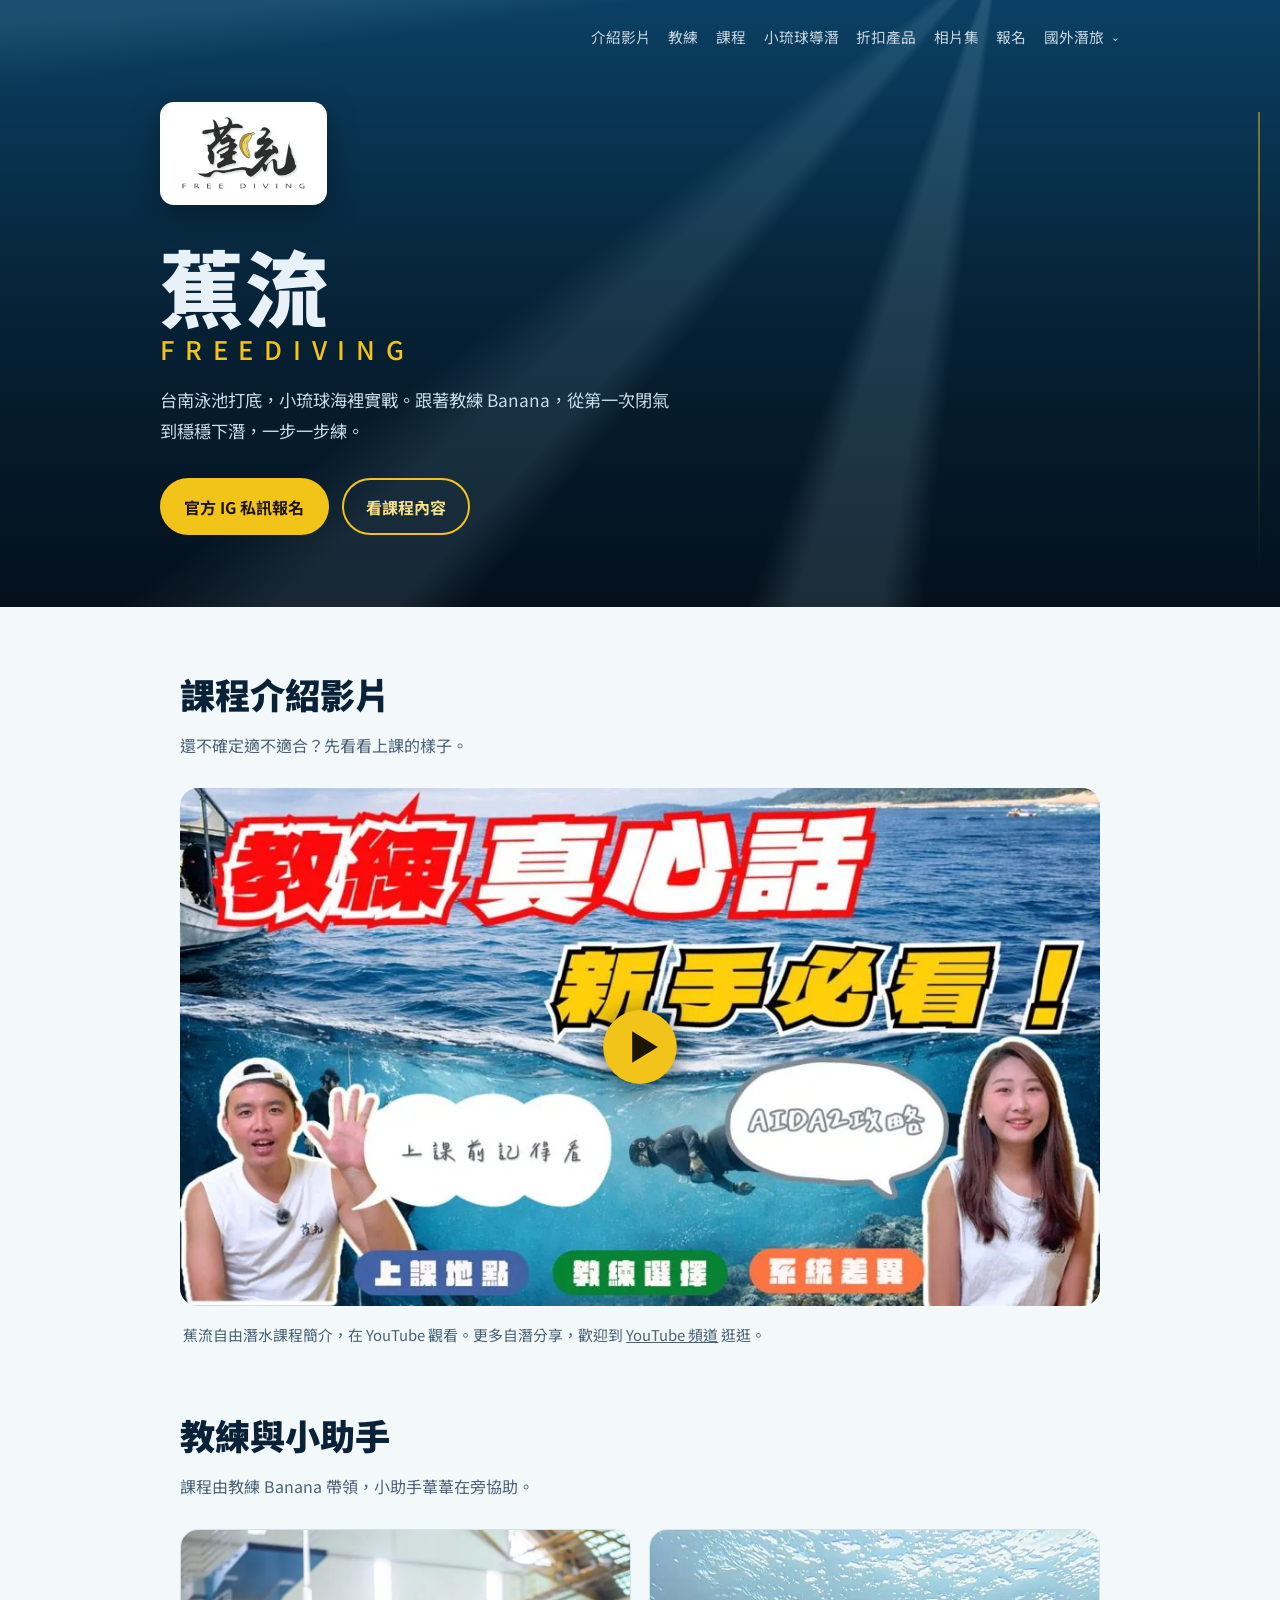
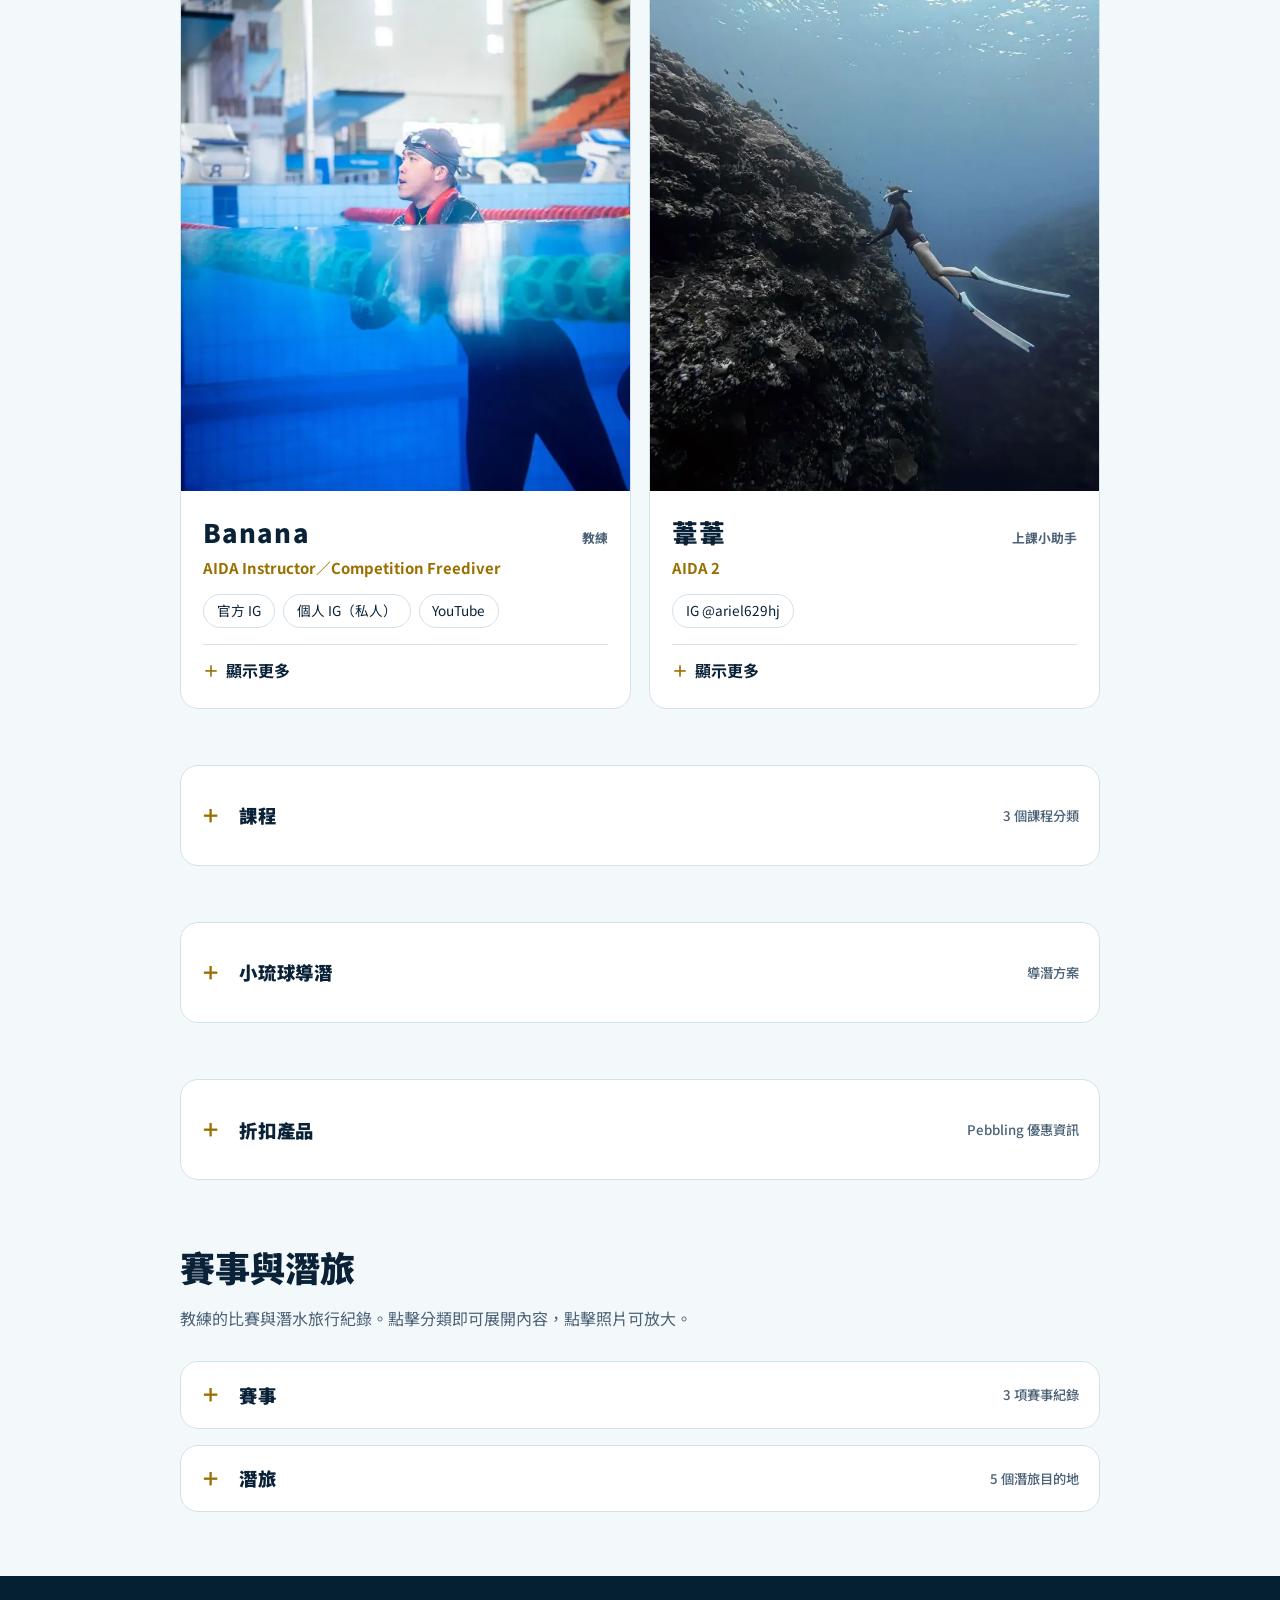
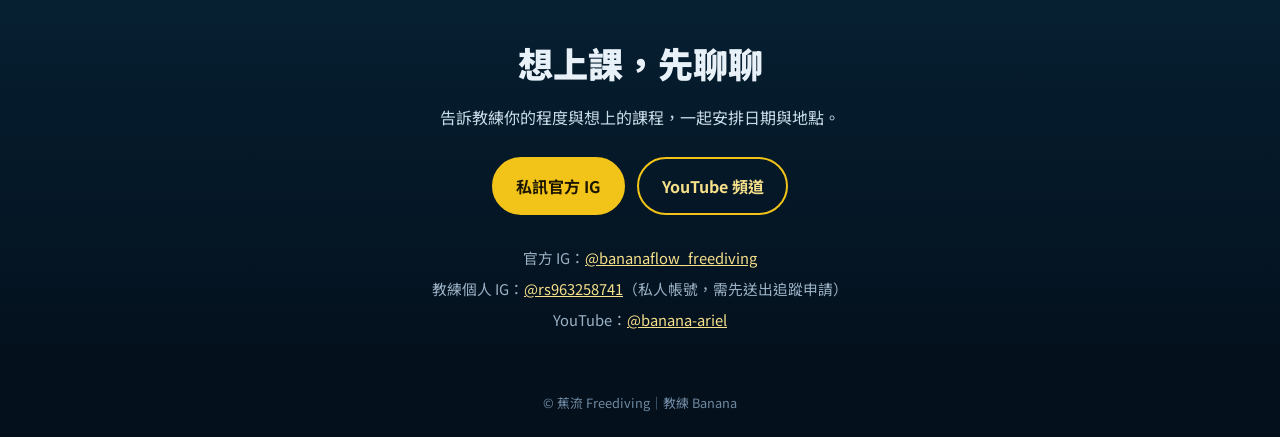
<file: index.html>
<!DOCTYPE html>
<html lang="zh-Hant">
<head>
<meta charset="utf-8">
<meta name="viewport" content="width=device-width, initial-scale=1, viewport-fit=cover">
<title>蕉流 Freediving｜AIDA 自由潛水課程</title>
<meta name="description" content="蕉流 Freediving：台南泳池與小琉球海訓的 AIDA 自由潛水課程，由教練 Banana 授課。">
<meta name="generator" content="bananaflow-cms">
<link rel="preconnect" href="https://fonts.googleapis.com">
<link rel="preconnect" href="https://fonts.gstatic.com" crossorigin>
<link rel="stylesheet" href="https://fonts.googleapis.com/css2?family=Noto+Sans+TC:wght@400;500;700;900&display=swap">
<style>
:root{--bg:#f3f8fb;--surf:#fff;--ink:#0a2238;--mut:#4a6176;--line:#d3e1ea;--acc:#9a6f00;--accbg:#fff1c2;--ban:#f2c318;color-scheme:light;box-sizing:border-box;padding-top:env(safe-area-inset-top,0px);padding-bottom:env(safe-area-inset-bottom,0px)}
@media (prefers-color-scheme:dark){:root:not([data-theme="light"]){--bg:#06182a;--surf:#0b2640;--ink:#e8f1f8;--mut:#9bb2c6;--line:#18405f;--acc:#f2c318;--accbg:#2b2a10;color-scheme:dark}}
:root[data-theme="dark"]{--bg:#06182a;--surf:#0b2640;--ink:#e8f1f8;--mut:#9bb2c6;--line:#18405f;--acc:#f2c318;--accbg:#2b2a10;color-scheme:dark}
html{background:#04101c;scroll-padding-top:env(safe-area-inset-top,0px);scroll-behavior:smooth}
*,*::before,*::after{box-sizing:inherit}
body{margin:0;background:var(--bg);color:var(--ink);font-family:"Noto Sans TC","PingFang TC","Microsoft JhengHei",system-ui,sans-serif;line-height:1.75;font-size:16px}
a{color:inherit}
:focus-visible{outline:3px solid var(--ban);outline-offset:3px}

.hero{position:relative;overflow:hidden;color:#e8f1f8;padding:1.25rem 1.25rem 4.5rem;background:
 conic-gradient(from 165deg at 78% -8%,transparent 0 6%,rgba(190,235,250,.13) 7% 9%,transparent 10% 15%,rgba(190,235,250,.10) 16% 17.5%,transparent 19% 27%,rgba(190,235,250,.09) 28% 30%,transparent 31%),
 linear-gradient(180deg,#0b4064 0%,#062033 55%,#04101c 100%)}
.hero nav{display:flex;gap:1.1rem;justify-content:flex-end;flex-wrap:wrap;font-size:.92rem;max-width:960px;margin:0 auto}
.hero nav a{text-decoration:none;opacity:.85;padding:.25rem 0}
.hero nav a:hover{opacity:1;text-decoration:underline;text-underline-offset:4px}
.hero-in{max-width:960px;margin:3rem auto 0}
.badge{display:inline-block;background:#fff;border-radius:14px;padding:.6rem 1rem;box-shadow:0 8px 30px rgba(0,0,0,.35)}
.badge img{display:block;height:84px;width:auto}
h1{margin:1.8rem 0 .4rem;font-weight:900;font-size:clamp(2.5rem,12vw,5.2rem);line-height:1.05;letter-spacing:.02em}
h1 small{display:block;font-size:clamp(1rem,4.2vw,1.6rem);font-weight:500;letter-spacing:.42em;color:var(--ban);margin-top:.5rem}
.lead{max-width:30em;font-size:1.08rem;margin:1.4rem 0 2rem;color:#c8dbe8}
.btns{display:flex;gap:.8rem;flex-wrap:wrap}
.btn{display:inline-block;text-decoration:none;font-weight:700;padding:.8rem 1.4rem;border-radius:999px;border:2px solid var(--ban)}
.btn.p{background:var(--ban);color:#1c1600}
.btn.s{color:#f6e08a}
.depth{position:absolute;right:1.25rem;top:7rem;bottom:2rem;width:2px;background:linear-gradient(var(--ban),transparent);opacity:.5}

.sec{max-width:960px;margin:0 auto;padding:3.5rem 1.25rem 0}
h2{font-size:clamp(1.6rem,6vw,2.2rem);margin:0 0 .4rem;font-weight:900}
.sub{color:var(--mut);margin:0 0 1.8rem;max-width:36em}
.grid{display:grid;gap:1.1rem;grid-template-columns:repeat(auto-fit,minmax(270px,1fr))}
.card{background:var(--surf);border:1px solid var(--line);border-radius:18px;padding:1.4rem}
.card h3{margin:0;font-size:1.9rem;font-weight:900;letter-spacing:.04em;display:flex;justify-content:space-between;align-items:baseline;gap:.5rem}
.card h3 span{font-size:.8rem;font-weight:700;color:var(--mut);letter-spacing:0}
.price{font-size:2.1rem;font-weight:900;color:var(--acc);margin:.2rem 0 .8rem}
.price small{font-size:1rem;font-weight:500;color:var(--mut);margin-left:.2rem}
.days{font-weight:700;margin:0 0 .2rem}
.where{font-size:.9rem;color:var(--mut);margin:0 0 1rem}
.hrs{display:grid;grid-template-columns:repeat(3,1fr);gap:.5rem;margin:0 0 1rem}
.hrs div{background:var(--bg);border-radius:12px;padding:.55rem .3rem;text-align:center;font-size:.8rem;color:var(--mut);line-height:1.3}
.hrs b{display:block;font-size:1.25rem;color:var(--ink)}
details{border-top:1px solid var(--line);padding-top:.7rem}
summary{cursor:pointer;font-weight:700;list-style:none}
summary::-webkit-details-marker{display:none}
summary::before{content:"＋";color:var(--acc);margin-right:.4rem}
details[open] summary::before{content:"－"}
details h4{margin:.9rem 0 .15rem;font-size:.9rem}
details p{margin:0;font-size:.9rem;color:var(--mut);line-height:1.7}
.gift{margin:1rem 0 0;background:var(--accbg);border-radius:12px;padding:.6rem .8rem;font-size:.88rem}

.notes{margin:1.4rem 0 0;padding:1.1rem 1.3rem;border-left:4px solid var(--ban);background:var(--surf);border-radius:0 14px 14px 0;font-size:.93rem}
.notes ul{margin:0;padding-left:1.2rem}
.tw{overflow-x:auto;border:1px solid var(--line);border-radius:18px;background:var(--surf)}
table{border-collapse:collapse;width:100%;min-width:480px}
th,td{padding:.9rem 1rem;text-align:left;border-bottom:1px solid var(--line);vertical-align:top}
tr:last-child td{border-bottom:0}
th{font-size:.85rem;color:var(--mut);font-weight:500}
td.n small{display:block;color:var(--mut);font-size:.85rem;line-height:1.5}
td.pr{font-weight:900;color:var(--acc);white-space:nowrap;font-size:1.1rem}
td.in{color:var(--mut);font-size:.85rem}
.fn{font-size:.88rem;color:var(--mut);margin:.8rem .2rem 0}

.contact{margin:4rem 0 0;background:linear-gradient(180deg,#062033,#04101c);color:#e8f1f8;padding:3.5rem 1.25rem calc(2.5rem + env(safe-area-inset-bottom,0px));text-align:center}
.contact h2{margin-bottom:.6rem}
.contact p{max-width:28em;margin:.4rem auto 1.6rem;color:#c8dbe8}
.ig{display:block;margin-top:1.4rem;color:#9bb2c6;font-size:.95rem}
footer{background:#04101c;color:#6f8aa2;text-align:center;font-size:.8rem;padding:1rem 1rem 1.4rem}
@media (prefers-reduced-motion:reduce){html{scroll-behavior:auto}}
@media (max-width:520px){.badge img{height:68px}.depth{display:none}}

:root{--dive:url("assets/home-img-01.webp");--pool:url("assets/home-img-02.webp")}
.more{margin:1rem .2rem 0;font-size:.93rem;color:var(--mut)}
.person{padding:0;overflow:hidden}
.ph{aspect-ratio:4/5;background-size:cover;background-position:center}
.ph.coach{background-image:var(--pool);background-position:50% 28%}
.ph.wei{background-image:var(--dive);background-position:50% 62%}
.tx{padding:1.2rem 1.4rem 1.5rem}
.person h3{font-size:1.6rem}
.role{margin:.1rem 0 .6rem;color:var(--acc);font-weight:700;font-size:.92rem}
.tx p{margin:0 0 .8rem;font-size:.93rem}
.lk{display:flex;flex-wrap:wrap;gap:.5rem}
.lk a{font-size:.85rem;text-decoration:none;border:1px solid var(--line);border-radius:999px;padding:.25rem .8rem}
.lk a:hover{border-color:var(--acc)}
.soc{list-style:none;padding:0;margin:1.8rem auto 0;max-width:32em;color:#9bb2c6;font-size:.92rem;line-height:2.1}
.soc a{color:#f6e08a}

:root{--thumb:url("assets/home-img-03.webp")}
.vid{display:block;position:relative;border-radius:18px;overflow:hidden;aspect-ratio:16/9;background:var(--thumb) center/cover;text-decoration:none}
.vid svg{position:absolute;inset:0;margin:auto;width:76px;height:76px;filter:drop-shadow(0 4px 14px rgba(0,0,0,.55))}
.vid:hover circle{fill:#fff}
.gh{margin:2.4rem 0 .1rem;font-size:1.3rem;font-weight:900}
.gal{columns:2;column-gap:.6rem;margin-top:.9rem}
@media (min-width:700px){.gal{columns:3}}
.gal img{width:100%;height:auto;display:block;margin:0 0 .6rem;border-radius:12px;cursor:zoom-in;break-inside:avoid;background:var(--line)}
#lb{border:0;padding:0;background:transparent;max-width:96vw;max-height:92vh}
#lb::backdrop{background:rgba(0,0,0,.88)}
#lb img{display:block;max-width:96vw;max-height:90vh;border-radius:12px}
.gal img[hidden]{display:none}
.more-btn{display:block;margin:.3rem auto 0;padding:.6rem 1.5rem;border:2px solid var(--line);border-radius:999px;background:var(--surf);color:var(--ink);font:inherit;font-weight:700;cursor:pointer}
.more-btn:hover{border-color:var(--acc)}

.prod{display:grid;gap:1.1rem}
@media (min-width:760px){.prod{grid-template-columns:1fr 1fr;align-items:start}}
.pimgs{display:grid;gap:.7rem}
.pimgs img{display:block;width:100%;object-fit:cover;border-radius:18px;background:var(--line)}
.pmain{aspect-ratio:1/1}
.prow{display:grid;grid-template-columns:1fr 1fr;gap:.7rem}
.prow img{aspect-ratio:3/4}
.pinfo h3{font-size:1.5rem}
.pinfo .role{margin:.2rem 0 1rem}
.how{margin:0 0 1.1rem;padding-left:1.3rem;font-size:.95rem}
.how li{margin:.25rem 0}
.code{display:flex;align-items:center;gap:.8rem;flex-wrap:wrap;background:var(--accbg);border-radius:14px;padding:.8rem 1rem;margin:0 0 1rem}
.code span{font-size:.88rem;color:var(--mut)}
.code b{font-size:1.5rem;letter-spacing:.06em;color:var(--acc)}
.code button{margin-left:auto;font:inherit;font-weight:700;padding:.4rem 1.1rem;border-radius:999px;border:2px solid var(--ban);background:transparent;color:var(--ink);cursor:pointer}
.pinfo .note{font-size:.93rem;color:var(--mut);margin:0 0 1rem}
.btn.o{border-color:var(--line);color:var(--ink)}
.btn.o:hover{border-color:var(--acc)}

#team .grid{align-items:start}
.bio{margin-top:1rem}
.bio .c{display:none}
.bio[open] .o{display:none}
.bio[open] .c{display:inline}
.bio-body{padding-top:.3rem}
.bio-body p{margin:.7rem 0;font-size:.93rem;color:var(--ink);line-height:1.85}
.bio-body h4{margin:1.3rem 0 .2rem;font-size:.95rem;color:var(--acc)}
.bio-body ul{margin:.2rem 0;padding-left:1.2rem;font-size:.93rem}
.bio-body li{margin:.3rem 0}
.bio-body figure{margin:1.2rem 0 0}
.bio-body figure img{display:block;width:100%;height:auto;border-radius:14px}
.bio-body figcaption{margin-top:.5rem;font-size:.88rem;color:var(--mut);text-align:center}

/* 國外潛旅下拉選單 */
.hero nav{align-items:center}
.hero nav .nav-dropdown{position:relative;display:inline-flex;align-items:center}
.hero nav .nav-dropdown-toggle{display:inline-flex;align-items:center;gap:.42rem;padding:.25rem 0;border:0;background:transparent;color:inherit;font:inherit;cursor:pointer;opacity:.85}
.hero nav .nav-dropdown-toggle:hover,.hero nav .nav-dropdown-toggle[aria-expanded="true"]{opacity:1;text-decoration:underline;text-underline-offset:4px}
.hero nav .nav-dropdown-toggle .chevron{font-size:.75em;transition:transform .18s ease}
.hero nav .nav-dropdown-toggle[aria-expanded="true"] .chevron{transform:rotate(180deg)}
.hero nav .nav-dropdown-menu{position:absolute;z-index:50;top:calc(100% + .7rem);right:0;display:none;min-width:190px;padding:.45rem;background:rgba(4,22,38,.97);border:1px solid rgba(255,255,255,.2);border-radius:13px;box-shadow:0 14px 34px rgba(0,0,0,.32);backdrop-filter:blur(12px)}
.hero nav .nav-dropdown.open .nav-dropdown-menu{display:block}
.hero nav .nav-dropdown-menu a{display:flex;align-items:center;justify-content:space-between;gap:1rem;padding:.65rem .8rem;border-radius:9px;color:#f1f7fb;white-space:nowrap;opacity:1}
.hero nav .nav-dropdown-menu a:hover{background:rgba(242,195,24,.14);text-decoration:none}
.hero nav .nav-dropdown-menu small{font-size:.68rem;color:#f2c318;letter-spacing:.08em}
@media(max-width:520px){.hero nav{justify-content:flex-start;gap:.75rem 1rem}.hero nav .nav-dropdown-menu{left:0;right:auto}}


/* 課程、導潛與折扣產品的可展開區塊 */
.service-toggle .service-accordion{margin:0}
.service-toggle .service-accordion>summary{min-height:4.2rem}
.service-toggle .service-content{padding:0 1.25rem 1.25rem}
.service-content .service-inner{max-width:none;margin:0;padding:1.35rem 0 0}
.service-content .service-inner+.service-inner{margin-top:1.5rem;border-top:1px solid var(--line)}
.service-content .service-inner h2{margin-bottom:.35rem}
.service-content .service-inner .sub{margin-bottom:1.2rem}
.service-content.service-single>.sub{margin-top:1rem}
@media(max-width:520px){.service-toggle .service-content{padding:0 1rem 1rem}}

/* 賽事／潛旅分類手風琴 */
.archive-group{border:1px solid var(--line);border-radius:18px;background:var(--surf);padding:0;margin:1rem 0;overflow:hidden}
.archive-group>summary{display:flex;align-items:center;gap:.8rem;padding:1rem 1.25rem;font-size:1.15rem;font-weight:900;list-style:none}
.archive-group>summary::-webkit-details-marker{display:none}
.archive-group>summary::before{flex:0 0 auto;font-size:1.2rem}
.archive-group>summary .archive-title{letter-spacing:.04em}
.archive-group>summary .archive-count{margin-left:auto;color:var(--mut);font-size:.83rem;font-weight:500;white-space:nowrap}
.archive-content{padding:0 1.25rem 1.2rem;border-top:1px solid var(--line)}
.archive-item{padding:.25rem 0 1.35rem;border-bottom:1px solid var(--line)}
.archive-item:last-child{padding-bottom:0;border-bottom:0}
.archive-item .gh{margin:1.35rem 0 .1rem}
.archive-item .more{color:var(--mut)}
@media(max-width:520px){.archive-group>summary{padding:.9rem 1rem}.archive-content{padding:0 1rem 1rem}.archive-group>summary .archive-count{font-size:.76rem}}


/* ===== 後台新增區塊用樣式 ===== */
.blk-h3{margin:1.6rem 0 .3rem;font-size:1.3rem;font-weight:900}
.blk-h4{margin:1.2rem 0 .2rem;font-size:1rem;color:var(--acc)}
.blk-p p{margin:0 0 .8rem}
.blk-list{margin:.4rem 0 1rem;padding-left:1.3rem}
.blk-list li{margin:.3rem 0}
.blk-img{margin:1.2rem 0}
.blk-img img{display:block;width:100%;height:auto;border-radius:18px;background:var(--line)}
.blk-img figcaption{margin-top:.5rem;font-size:.88rem;color:var(--mut);text-align:center}
.blk-btns{margin:1.2rem 0}
.vid-embed{position:relative;border-radius:18px;overflow:hidden;aspect-ratio:16/9;background:#000}
.vid-embed iframe,.vid-embed video{position:absolute;inset:0;width:100%;height:100%;border:0}
.vid:not([style]){background-color:#062033}
.gal img.ext{min-height:60px}
.nav-dropdown-menu a small:empty{display:none}
.page-back{display:inline-block;margin:1.2rem 0 0;color:#f6e08a}
.service-toggle+.sec:not(.service-toggle){padding-top:3.5rem}

</style>
</head>
<body>

<header class="hero">
  <nav aria-label="頁面導覽">
    <a href="#video">介紹影片</a>
    <a href="#team">教練</a>
    <a href="#courses">課程</a>
    <a href="#guide">小琉球導潛</a>
    <a href="#deal">折扣產品</a>
    <a href="#photos">相片集</a>
    <a href="#contact">報名</a>
    <div class="nav-dropdown">
      <button class="nav-dropdown-toggle" type="button" aria-expanded="false" aria-controls="navMenu7">
        國外潛旅 <span class="chevron" aria-hidden="true">⌄</span>
      </button>
      <div class="nav-dropdown-menu" id="navMenu7">
        <a href="miyako/" target="_blank" rel="noopener">宮古島 <small>MIYAKO BLUE ↗</small></a>
      </div>
    </div>
  </nav>
  <div class="depth" aria-hidden="true"></div>
  <div class="hero-in">
    <div class="badge"><img src="assets/home-img-04.webp" alt="蕉流 Free Diving 標誌"></div>
    <h1>蕉流<small>FREEDIVING</small></h1>
    <p class="lead">台南泳池打底，小琉球海裡實戰。跟著教練 Banana，從第一次閉氣到穩穩下潛，一步一步練。</p>
    <div class="btns">
    <a class="btn p" href="https://www.instagram.com/bananaflow_freediving/" target="_blank" rel="noopener">官方 IG 私訊報名</a>
    <a class="btn s" href="#courses">看課程內容</a>
  </div>
  </div>
</header>

<main>
<section class="sec" id="video">
  <h2>課程介紹影片</h2>
  <p class="sub">還不確定適不適合？先看看上課的樣子。</p>
  <a class="vid" href="https://youtu.be/LxVfLAG1yDE" target="_blank" rel="noopener" aria-label="在 YouTube 觀看蕉流自由潛水課程簡介：教練真心話，新手必看" style="background-image:url(&quot;assets/home-img-03.webp&quot;)">
    <svg viewBox="0 0 68 68" aria-hidden="true"><circle cx="34" cy="34" r="33" fill="#f2c318"/><path d="M27 20l23 14-23 14z" fill="#1c1600"/></svg>
  </a>
  <p class="more">蕉流自由潛水課程簡介，在 YouTube 觀看。更多自潛分享，歡迎到 <a href="https://youtube.com/@banana-ariel" target="_blank" rel="noopener">YouTube 頻道</a> 逛逛。</p>
</section>

<section class="sec" id="team">
  <h2>教練與小助手</h2>
  <p class="sub">課程由教練 Banana 帶領，小助手葦葦在旁協助。</p>
  <div class="grid">
    <article class="card person">
      <div class="ph" role="img" aria-label="教練 Banana 在游泳池中" style="background-image:url(&quot;assets/home-img-02.webp&quot;);background-position:50% 28%"></div>
      <div class="tx">
        <h3>Banana <span>教練</span></h3>
        <p class="role">AIDA Instructor／Competition Freediver</p>
        <div class="lk">
          <a href="https://www.instagram.com/bananaflow_freediving/" target="_blank" rel="noopener">官方 IG</a>
          <a href="https://www.instagram.com/rs963258741/" target="_blank" rel="noopener">個人 IG（私人）</a>
          <a href="https://youtube.com/@banana-ariel" target="_blank" rel="noopener">YouTube</a>
        </div>
        <details class="bio"><summary><span class="o">顯示更多</span><span class="c">收合</span></summary>
          <div class="bio-body">
<p>嗨大家好我是香蕉，在自由潛水的路上我並不順利，跟大多數人一樣也是卡平壓卡到不行。</p><p>2020 年第一次接觸自由潛水之後，一卡就是兩年，但我也比大家多了 2 年的時間在累積經驗值。</p><p>平壓問題解決之後，伴隨而來的是卡平壓時期造成的壞習慣，間接造成了擠壓傷。</p><p>跟大家說這麼多，並不是要告訴大家自由潛水有多可怕，而是想跟大家說，正因為有了這些經驗，才希望不要再有人因為這些問題而困擾而受傷。</p><p>我的教學不是速成，也沒有捷徑，透過理解與分析式的教學方式，讓你真的能夠聽懂，並且完成。</p><p>最重要的是永遠不要放棄，邊玩邊成長才是最重要的。</p>
  <h4 class="blk-h4">系統</h4>
  <ul class="blk-list"><li>AIDA Instructor</li></ul>
  <h4 class="blk-h4">經歷</h4>
  <ul class="blk-list"><li>2024 臺灣盃自由潛水深度賽｜選手</li><li>2024 PRC 環太平洋自由潛水泳池賽｜選手</li><li>2026 115 年自由潛水室內錦標賽｜STA 銀牌、DBF 銀牌</li><li>2026 115 年全民運動會自由潛水項目｜臺南市代表，DNF 第 8 名、DBF 第 10 名</li></ul>
  <h4 class="blk-h4">適合的學生</h4>
  <ul class="blk-list"><li>剛開始認識自由潛水的你</li><li>卡平壓、擠壓傷、長期竇部阻塞的你</li><li>對泳池訓練有興趣的你</li></ul>
  <figure><img loading="lazy" alt="教練在泳池中水下平潛" src="assets/home-img-05.webp"><figcaption>自由潛水的比賽從來都是自己一個人而已</figcaption></figure>
  <figure><img loading="lazy" alt="教練沿著潛繩向下潛" src="assets/home-img-06.webp"><figcaption>準備好、吸飽氣、開始這趟深度之旅</figcaption></figure>
          </div>
        </details>
      </div>
    </article>
    <article class="card person">
      <div class="ph" role="img" aria-label="葦葦在小琉球海中下潛" style="background-image:url(&quot;assets/home-img-01.webp&quot;);background-position:50% 62%"></div>
      <div class="tx">
        <h3>葦葦 <span>上課小助手</span></h3>
        <p class="role">AIDA 2</p>
        <div class="lk">
          <a href="https://www.instagram.com/ariel629hj/" target="_blank" rel="noopener">IG @ariel629hj</a>
        </div>
        <details class="bio"><summary><span class="o">顯示更多</span><span class="c">收合</span></summary>
          <div class="bio-body">
<p>嗨大家好～</p><p>相較於香蕉教練，我其實只是一個小 A2，但在上課過程中難免會需要有示範操作的一些問題，有時候女生跟男生之間就比較不好操作，所以我的功能呢～就是協助教練的角色，打破尷尬盡情學習吧</p>
  <figure><img loading="lazy" alt="葦葦在泳池協助學員動作" src="assets/home-img-07.webp"></figure>
  <figure><img loading="lazy" alt="葦葦在池邊協助確認狀況" src="assets/home-img-08.webp"></figure>
          </div>
        </details>
      </div>
    </article>
  </div>
</section>

<section class="sec service-toggle" id="courses">
  <details class="archive-group service-accordion">
    <summary><span class="archive-title">課程</span><span class="archive-count">3 個課程分類</span></summary>
    <div class="archive-content service-content">
      <section class="service-inner" id="aida">
<h2>AIDA 證照課程</h2>
  <p class="sub">三個等級，皆需年滿 18 歲。費用包含課程、證照申請、泳池場地、上課裝備與保險。</p>
  <div class="grid">

    <article class="card">
      <h3>AIDA 1 <span>18+</span></h3>
      <div class="price">6,000<small>元</small></div>
      <p class="days">1 天</p>
      <p class="where">初次體驗自由潛水</p>
      <div class="hrs"><div><b>2 hr</b>理論課</div><div><b>2 hr</b>泳池課</div><div><b>2 hr</b>海訓課</div></div>
      <details>
        <summary>課程內容</summary>
        <h4>理論課</h4><p>自潛基本介紹、自潛行為規範、基礎生理學、裝備介紹、耳壓平衡技巧</p>
        <h4>泳池課</h4><p>靜態閉氣練習、蛙鞋平潛練習、潛伴制度、自潛救援</p>
        <h4>海訓課</h4><p>水面呼氣浮力測試、躬身下潛體驗、深度五米體驗、攀繩下潛體驗、踢蛙鞋下潛體驗</p>
      </details>
      <p class="gift">課程小禮：課程紀錄片帶回家</p>
    </article>

    <article class="card">
      <h3>AIDA 2 <span>18+</span></h3>
      <div class="price">13,000<small>元</small></div>
      <p class="days">3 天</p>
      <p class="where">A：學科＋泳池 1 日（台南），海訓 2 日（小琉球）<br>B：學科＋泳池＋海訓一次 3 日（小琉球）</p>
      <div class="hrs"><div><b>3 hr</b>理論課</div><div><b>3 hr</b>泳池課</div><div><b>6 hr</b>海訓課</div></div>
      <details>
        <summary>課程內容</summary>
        <h4>理論課</h4><p>自潛基本介紹、自潛行為規範、基礎生理學、裝備介紹、耳壓平衡技巧、泳池項目介紹、安全與救援、放鬆與呼吸</p>
        <h4>泳池課</h4><p>岸上伸展與暖身、靜態閉氣練習、蛙鞋平潛練習、平靜水域救援技巧、潛伴制度、泳池中性浮力</p>
        <h4>海訓課</h4><p>水面呼氣浮力測試、躬身下潛練習、攀繩下潛練習、恆重下潛練習、潛伴與救援技巧練習、浮球使用介紹</p>
      </details>
      <p class="gift">課程小禮：課程紀錄片帶回家、平壓練習器</p>
    </article>

    <article class="card">
      <h3>AIDA 3 <span>18+</span></h3>
      <div class="price">18,000<small>元</small></div>
      <p class="days">4–5 天</p>
      <p class="where">A：理論＋泳池（台南）2 天，海訓（小琉球）3 天<br>B：小琉球一次完成 4 天</p>
      <div class="hrs"><div><b>6 hr</b>理論課</div><div><b>6 hr</b>泳池課</div><div><b>8 hr</b>海訓課</div></div>
      <details>
        <summary>課程內容</summary>
        <h4>理論課</h4><p>進階生理學、平壓優化、氣壓傷預防及處置、中性浮力設置、Freefall、動靜態訓練課表安排、哺乳動物潛水反應、心靈可視化訓練、全呼吸優化及伸展技巧</p>
        <h4>泳池課</h4><p>靜態閉氣練習、蛙鞋平潛練習、動態二氧化碳耐受度訓練、泳池中性浮力設置、泳池戒護、無蹼介紹</p>
        <h4>海訓課</h4><p>中性浮力設置、攀繩下潛練習、恆重下潛練習、Freefall 技巧掌握、Landyard 快卸、潛點分析、浮球架設</p>
      </details>
      <p class="gift">課程小禮：課程紀錄片帶回家、船潛一次或安全繩擇一</p>
    </article>

  </div>
  <div class="notes">
    <ul>
      <li>以上為 1:1 開課、不另外招生者，需加價 2,000 元。</li>
      <li>課後每個月可免費跟課 1 次（人數有限），超過以訓練潛計費。</li>
      <li>若有需要船潛，費用另計。</li>
      <li>其他團體報課優惠，請私訊蕉練。</li>
    </ul>
  </div>
</section>
      <section class="service-inner" id="training">
<h2>訓練課程</h2>
  <p class="sub">拿到證照後持續進步，或補強還沒通過的項目。每堂 2.5 小時，泳池入場費另計。</p>
  <div class="tw">
    <table>
      <thead><tr><th>項目</th><th>學生</th><th>非學生</th></tr></thead>
      <tbody>
        <tr><td class="n">初階泳池訓練<small>AIDA 3 以下泳池項目未通過者</small></td><td class="pr">500</td><td class="pr">800</td></tr>
        <tr><td class="n">基礎深度訓練<small>20 米內</small></td><td class="pr">1,000</td><td class="pr">1,500</td></tr>
        <tr><td class="n">進階深度訓練<small>30 米內</small></td><td class="pr">1,500</td><td class="pr">2,500</td></tr>
      </tbody>
    </table>
  </div>
  <p class="fn">價格單位：元／堂</p>
</section>
      <section class="service-inner" id="special">
<h2>專項課程</h2>
  <p class="sub">針對單一技巧集中練習。報名較高階證照課程的話，部分專項已包含在內。泳池入場費另計。</p>
  <div class="tw">
    <table>
      <thead><tr><th>課程</th><th>費用</th><th>已包含於</th></tr></thead>
      <tbody>
        <tr><td class="n">初階法蘭佐平壓<small>適合卡平壓、0–20 米平壓</small></td><td class="pr">1,500</td><td class="in">AIDA 2</td></tr>
        <tr><td class="n">進階法蘭佐<small>30 米內擠壓傷、平壓不順、0–30 米平壓</small></td><td class="pr">3,000</td><td class="in">AIDA 3</td></tr>
        <tr><td class="n">動態平潛（雙蹼）優化<small>0–100 米</small></td><td class="pr">1,500</td><td class="in">AIDA 3</td></tr>
        <tr><td class="n">基礎無蹼<small>0–50 米</small></td><td class="pr">1,500</td><td class="in">AIDA 3</td></tr>
        <tr><td class="n">閉氣課<small>0–4 分鐘｜全呼吸優化、肺容積偵測、滿肺拉伸</small></td><td class="pr">1,500</td><td class="in">AIDA 3</td></tr>
      </tbody>
    </table>
  </div>
  <p class="fn">價格單位：元</p>
</section>
    </div>
  </details>
</section>

<section class="sec service-toggle" id="guide">
  <details class="archive-group service-accordion">
    <summary><span class="archive-title">小琉球導潛</span><span class="archive-count">導潛方案</span></summary>
    <div class="archive-content service-content service-single">
      <p class="sub">想在小琉球放鬆下水，由教練帶你認識潛點。導潛屬於一般下潛，不含動作指導。</p>
  <div class="grid">

    <article class="card">
      <h3>學生</h3>
      <div class="price">800<small>元／潛</small></div>
    </article>

    <article class="card">
      <h3>非學生</h3>
      <div class="price">1,100<small>元／潛</small></div>
    </article>

  </div>
    </div>
  </details>
</section>

<section class="sec service-toggle" id="deal">
  <details class="archive-group service-accordion">
    <summary><span class="archive-title">折扣產品</span><span class="archive-count">Pebbling 優惠資訊</span></summary>
    <div class="archive-content service-content service-single">
      <p class="sub">Pebbling 香氛沐浴乳，註冊會員並輸入專屬折扣碼即可享折扣。</p>
  <div class="prod">
    <div class="pimgs">
      <img class="pmain" loading="lazy" alt="Pebbling 企鵝 500ml 中性香沐浴乳產品圖" src="assets/home-img-09.webp">
      <div class="prow">
        <img loading="lazy" alt="Pebbling 企鵝洗髮沐浴二合一產品照" src="assets/home-img-10.webp">
        <img loading="lazy" alt="Pebbling 企鵝洗髮沐浴二合一與人魚公主護髮乳，放在泳池邊" src="assets/home-img-11.webp">
      </div>
    </div>
    <article class="card pinfo">
      <h3>Pebbling 香氛沐浴乳</h3>
      <p class="role">企鵝 500ml｜中性香｜頂級植萃防護</p>
      <ol class="how">
        <li>前往 Pebbling 官網，註冊會員。</li>
        <li>輸入專屬折扣碼 banana，即可享折扣。</li>
      </ol>
      <div class="code"><span>專屬折扣碼</span><b class="dc">banana</b><button type="button" class="cp">複製</button></div>
      <p class="note">想要更多優惠？私訊我們加入團購。</p>
      <div class="btns">
    <a class="btn p" href="https://pebbling.cyberbiz.co" target="_blank" rel="noopener">前往 Pebbling 官網</a>
    <a class="btn o" href="https://www.instagram.com/bananaflow_freediving/" target="_blank" rel="noopener">私訊加入團購</a>
  </div>
    </article>
  </div>
    </div>
  </details>
</section>

<section class="sec" id="photos" data-exclusive>
  <h2>賽事與潛旅</h2>
  <p class="sub">教練的比賽與潛水旅行紀錄。點擊分類即可展開內容，點擊照片可放大。</p>
<details class="archive-group" id="races">
    <summary><span class="archive-title">賽事</span><span class="archive-count">3 項賽事紀錄</span></summary>
    <div class="archive-content">
      <div class="archive-item" id="prc-2026">
<h3 class="gh">2026 環太平洋自由潛水泳池賽（PRC）</h3>
  <p class="more" style="margin-top:0">公開團體 B 組銅牌｜隊名：DEEPBLUE 最深的藍</p>
  <div class="gal" data-initial="4">
    <img tabindex="0" role="button" loading="lazy" alt="2026 PRC 比賽中，選手在泳池水下進行動態平潛" src="assets/prc-01.webp">
    <img tabindex="0" role="button" loading="lazy" alt="2026 PRC 比賽中，穿著長蛙鞋的選手在水下前進" src="assets/prc-02.webp">
    <img tabindex="0" role="button" loading="lazy" alt="2026 PRC 泳池賽事，選手與安全員在水下進行比賽" src="assets/prc-03.webp">
    <img tabindex="0" role="button" loading="lazy" alt="2026 PRC 比賽中，選手在泳池水下完成動態平潛" src="assets/prc-04.webp">
    <img tabindex="0" role="button" loading="lazy" alt="2026 PRC 比賽現場，選手在泳道中進行水下競賽" src="assets/prc-05.webp">
    <img tabindex="0" role="button" loading="lazy" alt="2026 PRC 賽事獲得第三名的獎牌" src="assets/prc-06.webp">
    <img tabindex="0" role="button" loading="lazy" alt="2026 PRC 參賽選手與隊伍合照" src="assets/prc-07.webp">
    <img tabindex="0" role="button" loading="lazy" alt="2026 PRC 參賽團隊與選手合影留念" src="assets/prc-08.webp">
    <img tabindex="0" role="button" loading="lazy" alt="2026 PRC 泳池賽事團隊大合照" src="assets/prc-09.webp">
  </div>
      </div>
      <div class="archive-item" id="taoyuan-115">
<h3 class="gh">115 年全民運動會（桃園）</h3>
  <p class="more" style="margin-top:0">臺南市代表隊｜10 月 17 日｜水中運動男子組 自由潛水動態平潛無蹼｜第 8 名，成績 107.50</p>
  <div class="gal" data-initial="4">
    <img tabindex="0" role="button" loading="lazy" alt="115 年全民運動會（桃園），兩位選手在泳池中進行動態平潛" src="assets/115-taoyuan-01.webp">
    <img tabindex="0" role="button" loading="lazy" alt="115 年全民運動會（桃園），自由潛水選手水下平潛畫面" src="assets/115-taoyuan-02.webp">
    <img tabindex="0" role="button" loading="lazy" alt="115 年全民運動會（桃園），選手於泳池邊準備比賽" src="assets/115-taoyuan-03.webp">
    <img tabindex="0" role="button" loading="lazy" alt="115 年全民運動會（桃園），選手完成項目後在池邊舉手示意" src="assets/115-taoyuan-04.webp">
    <img tabindex="0" role="button" loading="lazy" alt="教練在比賽池邊閉眼調整呼吸，點擊放大" src="assets/home-img-12.webp">
    <img tabindex="0" role="button" loading="lazy" alt="教練在比賽池邊準備下水，點擊放大" src="assets/home-img-13.webp">
    <img tabindex="0" role="button" loading="lazy" alt="臺南市代表隊與各縣市選手大合照，點擊放大" src="assets/home-img-14.webp">
    <img tabindex="0" role="button" loading="lazy" alt="教練在池邊戴上鼻夾準備，點擊放大" src="assets/home-img-15.webp">
    <img tabindex="0" role="button" loading="lazy" alt="教練在池邊等待出場，點擊放大" src="assets/home-img-16.webp">
    <img tabindex="0" role="button" loading="lazy" alt="教練與臺南市體育總會長官合影，點擊放大" src="assets/home-img-17.webp">
    <img tabindex="0" role="button" loading="lazy" alt="教練與夥伴手持臺南市牌子合影，點擊放大" src="assets/home-img-18.webp">
  </div>
      </div>
      <div class="archive-item" id="cmas-115">
<h3 class="gh">115 年 CMAS 自由潛水室內錦標賽</h3>
  <p class="more" style="margin-top:0">公開男子組 STA、DBF 亞軍</p>
  <div class="gal">
    <img tabindex="0" role="button" loading="lazy" alt="比賽現場，選手在池邊與安全員確認狀況，點擊放大" src="assets/home-img-19.webp">
    <img tabindex="0" role="button" loading="lazy" alt="選手完成表現後，在池邊與裁判確認，點擊放大" src="assets/home-img-20.webp">
    <img tabindex="0" role="button" loading="lazy" alt="選手完成潛水後浮出水面呼吸，點擊放大" src="assets/home-img-21.webp">
    <img tabindex="0" role="button" loading="lazy" alt="教練在池中比出手勢，點擊放大" src="assets/home-img-22.webp">
    <img tabindex="0" role="button" loading="lazy" alt="選手在水下平潛，點擊放大" src="assets/home-img-23.webp">
    <img tabindex="0" role="button" loading="lazy" alt="教練在泳池中，點擊放大" src="assets/home-img-24.webp">
    <img tabindex="0" role="button" loading="lazy" alt="公開男子組 STA、DBF 亞軍獎牌，點擊放大" src="assets/home-img-25.webp">
  </div>
      </div>
    </div>
  </details>
<details class="archive-group" id="trips">
    <summary><span class="archive-title">潛旅</span><span class="archive-count">5 個潛旅目的地</span></summary>
    <div class="archive-content">
      <div class="archive-item" id="green-island">
<h3 class="gh">綠島潛旅</h3>
  <div class="gal">
    <img tabindex="0" role="button" loading="lazy" alt="綠島潛旅，大家在咖啡廳合影，點擊放大" src="assets/home-img-26.webp">
    <img tabindex="0" role="button" loading="lazy" alt="綠島潛旅，大家在海邊合影，點擊放大" src="assets/home-img-27.webp">
    <img tabindex="0" role="button" loading="lazy" alt="教練與學員在綠島水下合照，點擊放大" src="assets/home-img-28.webp">
    <img tabindex="0" role="button" loading="lazy" alt="綠島的海葵與小丑魚，點擊放大" src="assets/home-img-29.webp">
    <img tabindex="0" role="button" loading="lazy" alt="潛水者在綠島珊瑚礁上，點擊放大" src="assets/home-img-30.webp">
    <img tabindex="0" role="button" loading="lazy" alt="綠島的蝙蝠魚群與潛水者，點擊放大" src="assets/home-img-31.webp">
    <img tabindex="0" role="button" loading="lazy" alt="綠島的海龜，點擊放大" src="assets/home-img-32.webp">
    <img tabindex="0" role="button" loading="lazy" alt="綠島水下的結構物與潛水者（黑白），點擊放大" src="assets/home-img-33.webp">
  </div>
      </div>
      <div class="archive-item" id="lanyu">
<h3 class="gh">蘭嶼潛旅</h3>
  <div class="gal">
    <img tabindex="0" role="button" loading="lazy" alt="蘭嶼水下沉船與潛水者（黑白），點擊放大" src="assets/home-img-46.webp">
    <img tabindex="0" role="button" loading="lazy" alt="蘭嶼潛旅，大家在洞口跳躍合影，點擊放大" src="assets/home-img-47.webp">
    <img tabindex="0" role="button" loading="lazy" alt="蘭嶼潛旅，大家在公路上合影，點擊放大" src="assets/home-img-48.webp">
    <img tabindex="0" role="button" loading="lazy" alt="潛水者在蘭嶼水下峽谷中上升，點擊放大" src="assets/home-img-49.webp">
    <img tabindex="0" role="button" loading="lazy" alt="潛水者在水中伸手上升（黑白），點擊放大" src="assets/home-img-50.webp">
    <img tabindex="0" role="button" loading="lazy" alt="潛水者沿著潛繩下潛與上升，點擊放大" src="assets/home-img-51.webp">
  </div>
      </div>
      <div class="archive-item" id="liuqiu">
<h3 class="gh">小琉球潛旅</h3>
  <div class="gal">
    <img tabindex="0" role="button" loading="lazy" alt="小琉球水下沉船與潛水者（黑白），點擊放大" src="assets/home-img-52.webp">
    <img tabindex="0" role="button" loading="lazy" alt="小琉球水下沉船與潛水者（黑白），點擊放大" src="assets/home-img-53.webp">
    <img tabindex="0" role="button" loading="lazy" alt="潛水者握著水下推進器穿過水下鋼構，點擊放大" src="assets/home-img-54.webp">
    <img tabindex="0" role="button" loading="lazy" alt="潛水者與水下推進器，背景是水下鋼構，點擊放大" src="assets/home-img-55.webp">
    <img tabindex="0" role="button" loading="lazy" alt="潛水者操作水下推進器經過沉船，點擊放大" src="assets/home-img-56.webp">
  </div>
      </div>
      <div class="archive-item" id="maldives">
<h3 class="gh">馬爾地夫潛旅</h3>
  <div class="gal">
    <img tabindex="0" role="button" loading="lazy" alt="馬爾地夫，潛水者與魟魚、魚群，點擊放大" src="assets/home-img-34.webp">
    <img tabindex="0" role="button" loading="lazy" alt="馬爾地夫的魟魚群，點擊放大" src="assets/home-img-35.webp">
    <img tabindex="0" role="button" loading="lazy" alt="馬爾地夫的魟魚與魚群，點擊放大" src="assets/home-img-36.webp">
    <img tabindex="0" role="button" loading="lazy" alt="馬爾地夫，潛水者在水下，點擊放大" src="assets/home-img-37.webp">
    <img tabindex="0" role="button" loading="lazy" alt="馬爾地夫的魚群與魟魚，點擊放大" src="assets/home-img-38.webp">
  </div>
      </div>
      <div class="archive-item" id="komodo">
<h3 class="gh">科摩多潛旅</h3>
  <div class="gal">
    <img tabindex="0" role="button" loading="lazy" alt="科摩多水下的蝠魟，點擊放大" src="assets/home-img-39.webp">
    <img tabindex="0" role="button" loading="lazy" alt="科摩多的珊瑚礁與水面上的浮潛者，點擊放大" src="assets/home-img-40.webp">
    <img tabindex="0" role="button" loading="lazy" alt="科摩多水下的魚群，點擊放大" src="assets/home-img-41.webp">
    <img tabindex="0" role="button" loading="lazy" alt="兩位潛水者與蝠魟同游，點擊放大" src="assets/home-img-42.webp">
    <img tabindex="0" role="button" loading="lazy" alt="科摩多的科摩多龍，點擊放大" src="assets/home-img-43.webp">
    <img tabindex="0" role="button" loading="lazy" alt="坐在木帆船船首的旅人，點擊放大" src="assets/home-img-44.webp">
    <img tabindex="0" role="button" loading="lazy" alt="木帆船甲板上擺好的餐桌，點擊放大" src="assets/home-img-45.webp">
  </div>
      </div>
    </div>
  </details>
</section>

</main>

<section class="contact" id="contact">
  <h2>想上課，先聊聊</h2>
  <p>告訴教練你的程度與想上的課程，一起安排日期與地點。</p>
  <div class="btns" style="justify-content:center">
    <a class="btn p" href="https://www.instagram.com/bananaflow_freediving/" target="_blank" rel="noopener">私訊官方 IG</a>
    <a class="btn s" href="https://youtube.com/@banana-ariel" target="_blank" rel="noopener">YouTube 頻道</a>
  </div>
  <ul class="soc">
    <li>官方 IG：<a href="https://www.instagram.com/bananaflow_freediving/" target="_blank" rel="noopener">@bananaflow_freediving</a></li>
    <li>教練個人 IG：<a href="https://www.instagram.com/rs963258741/" target="_blank" rel="noopener">@rs963258741</a>（私人帳號，需先送出追蹤申請）</li>
    <li>YouTube：<a href="https://youtube.com/@banana-ariel" target="_blank" rel="noopener">@banana-ariel</a></li>
  </ul>
</section>
<footer>© 蕉流 Freediving｜教練 Banana</footer>

<dialog id="lb" aria-label="放大檢視"><img id="lbi" alt=""></dialog>
<script>
// 標記 data-exclusive 的區塊：同一時間只展開一個分類
document.querySelectorAll("[data-exclusive]").forEach(function(box){var gs=[].filter.call(box.children,function(e){return e.matches("details.archive-group")});gs.forEach(function(g){g.addEventListener("toggle",function(){if(!g.open)return;gs.forEach(function(o){if(o!==g)o.open=false})})})});

(function(){var lb=document.getElementById("lb"),lbi=document.getElementById("lbi");
function open(i){lbi.src=i.src;lbi.alt=i.alt;lb.showModal()}
document.querySelectorAll(".gal img").forEach(function(i){i.addEventListener("click",function(){open(i)});i.addEventListener("keydown",function(e){if(e.key==="Enter"||e.key===" "){e.preventDefault();open(i)}})});
lb.addEventListener("click",function(){lb.close()});
document.querySelectorAll(".gal").forEach(function(g){var im=g.querySelectorAll("img"),initial=Number(g.getAttribute("data-initial"))||3,n=im.length-initial;if(n<=0)return;var t="顯示更多（"+n+" 張）";for(var i=initial;i<im.length;i++)im[i].hidden=true;var b=document.createElement("button");b.type="button";b.className="more-btn";b.setAttribute("aria-expanded","false");b.textContent=t;b.addEventListener("click",function(){var o=b.getAttribute("aria-expanded")==="true";for(var i=initial;i<im.length;i++)im[i].hidden=o;b.setAttribute("aria-expanded",o?"false":"true");b.textContent=o?t:"收合"});g.parentNode.insertBefore(b,g.nextSibling)});})();
</script>
<script>
document.querySelectorAll(".code").forEach(function(box){var b=box.querySelector(".cp"),c=box.querySelector(".dc");if(!b||!c)return;
b.addEventListener("click",function(){var t=c.textContent;
function done(){b.textContent="已複製";setTimeout(function(){b.textContent="複製"},1800)}
function fb(){try{var r=document.createRange();r.selectNodeContents(c);var s=getSelection();s.removeAllRanges();s.addRange(r);document.execCommand("copy");done()}catch(e){b.textContent="請長按複製"}}
try{navigator.clipboard.writeText(t).then(done,fb)}catch(e){fb()}})});
</script>
<script>
document.querySelectorAll(".nav-dropdown").forEach(function(wrap){
  var button=wrap.querySelector(".nav-dropdown-toggle");
  function setOpen(open){wrap.classList.toggle("open",open);button.setAttribute("aria-expanded",open?"true":"false");}
  button.addEventListener("click",function(){setOpen(button.getAttribute("aria-expanded")!=="true")});
  document.addEventListener("click",function(event){if(!wrap.contains(event.target))setOpen(false)});
  document.addEventListener("keydown",function(event){if(event.key==="Escape")setOpen(false)});
});
</script>
</body>
</html>
</file>
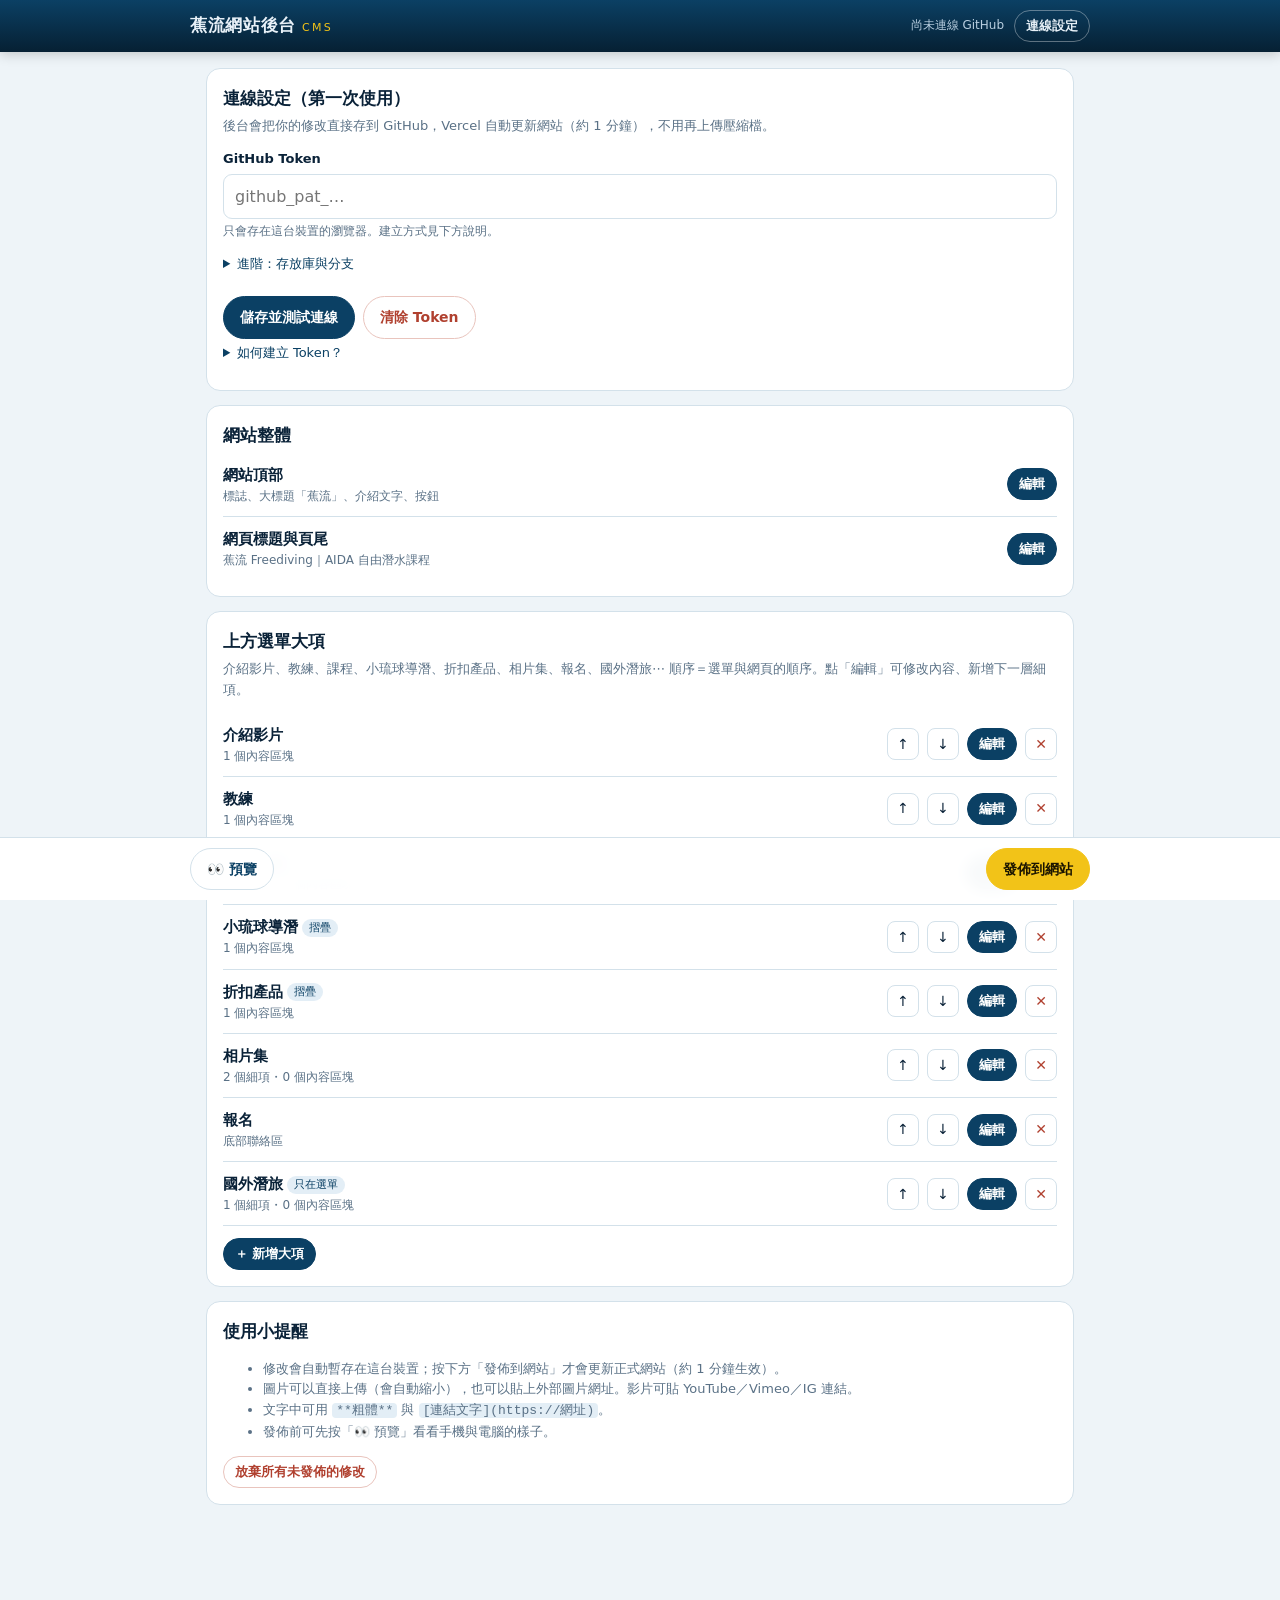
<file: admin/index.html>
<!DOCTYPE html>
<html lang="zh-Hant">
<head>
<meta charset="utf-8">
<meta name="viewport" content="width=device-width,initial-scale=1,viewport-fit=cover">
<meta name="robots" content="noindex,nofollow">
<meta name="theme-color" content="#062033">
<title>蕉流網站後台</title>
<style>
:root{--bg:#eef4f8;--panel:#fff;--ink:#0a2238;--muted:#5a7186;--line:#d3e1ea;--acc:#0b4064;--ban:#f2c318;--ok:#2f7a4f;--err:#b0402f;--soft:#f6f9fb}
*{box-sizing:border-box}
html{-webkit-text-size-adjust:100%}
body{margin:0;background:var(--bg);color:var(--ink);font-family:"Noto Sans TC","PingFang TC","Microsoft JhengHei",system-ui,sans-serif;line-height:1.6;font-size:15px}
button,input,textarea,select{font:inherit;color:inherit}
.top{position:sticky;top:0;z-index:20;background:linear-gradient(180deg,#0b4064,#062033);color:#e8f1f8;padding:calc(10px + env(safe-area-inset-top,0px)) 16px 10px;box-shadow:0 2px 12px rgba(0,0,0,.2)}
.top-in{max-width:900px;margin:0 auto;display:flex;align-items:center;gap:10px;flex-wrap:wrap}
.top h1{font-size:17px;margin:0;font-weight:900;letter-spacing:.04em}
.top h1 small{color:var(--ban);font-weight:500;letter-spacing:.2em;margin-left:6px;font-size:11px}
.top .sp{flex:1}
.status{font-size:12px;color:#b9cfe0}
.status.dirty{color:var(--ban)}
.wrap{max-width:900px;margin:0 auto;padding:16px 16px 120px}
.card{background:var(--panel);border:1px solid var(--line);border-radius:14px;padding:16px;margin:0 0 14px}
.card h2{font-size:17px;margin:0 0 4px}
.card .desc{color:var(--muted);font-size:13px;margin:0 0 12px}
.crumbs{display:flex;flex-wrap:wrap;gap:4px;align-items:center;font-size:13px;margin:0 0 12px;color:var(--muted)}
.crumbs button{background:none;border:0;padding:2px 0;color:var(--acc);cursor:pointer;text-decoration:underline;text-underline-offset:3px}
.btn{display:inline-flex;align-items:center;justify-content:center;gap:6px;padding:9px 16px;border-radius:999px;border:1.5px solid var(--acc);background:var(--acc);color:#fff;cursor:pointer;font-weight:700;font-size:14px;white-space:nowrap}
.btn:hover{filter:brightness(1.1)}
.btn.ban{background:var(--ban);border-color:var(--ban);color:#1c1600}
.btn.ghost{background:#fff;color:var(--acc);border-color:var(--line)}
.top .btn.ghost{background:transparent;color:#e8f1f8;border-color:rgba(255,255,255,.35)}
.btn.small{padding:5px 11px;font-size:12.5px}
.btn.danger{background:#fff;color:var(--err);border-color:#e9c4bd}
.btn:disabled{opacity:.45;cursor:not-allowed}
.ib{width:32px;height:32px;border-radius:8px;border:1px solid var(--line);background:#fff;cursor:pointer;display:inline-flex;align-items:center;justify-content:center;font-size:14px;flex:0 0 auto;color:var(--ink)}
.ib:hover{border-color:var(--acc)}
.ib.x{color:var(--err)}
.ib:disabled{opacity:.3;cursor:default}
.row{display:flex;align-items:center;gap:8px;padding:10px 0;border-bottom:1px solid var(--line)}
.row:last-child{border-bottom:0}
.row .t{flex:1;min-width:0}
.row .t b{display:block;overflow:hidden;text-overflow:ellipsis;white-space:nowrap}
.row .t small{display:block;color:var(--muted);font-size:12px;overflow:hidden;text-overflow:ellipsis;white-space:nowrap}
.tag{display:inline-block;font-size:11px;padding:0 7px;border-radius:999px;background:#e3eef6;color:var(--acc);margin-left:4px;font-weight:500;vertical-align:middle}
.tag.off{background:#f6e3df;color:var(--err)}
.actions{display:flex;flex-wrap:wrap;gap:8px;margin-top:12px}
label.f{display:block;margin:0 0 12px}
label.f>span,.flabel{display:block;font-size:13px;font-weight:700;margin-bottom:4px}
label.f>small,.hint{display:block;color:var(--muted);font-size:12px;margin-top:3px}
label.chk{display:flex;align-items:flex-start;gap:8px;margin:0 0 12px;font-size:14px;cursor:pointer}
label.chk input{width:18px;height:18px;margin:2px 0 0;flex:0 0 auto}
label.chk small{display:block;color:var(--muted);font-size:12px}
input[type=text],input[type=url],input[type=password],input[type=number],textarea,select{width:100%;padding:9px 11px;border:1px solid var(--line);background:#fff;border-radius:9px;font-size:16px}
textarea{min-height:90px;resize:vertical;line-height:1.7}
input:focus,textarea:focus,select:focus{outline:2px solid rgba(11,64,100,.35);border-color:var(--acc)}
.grid2{display:grid;gap:0 12px;grid-template-columns:1fr}
@media(min-width:640px){.grid2{grid-template-columns:1fr 1fr}}
.blk{border:1px solid var(--line);border-radius:12px;margin:0 0 10px;background:var(--soft)}
.blk>.bh{display:flex;align-items:center;gap:6px;padding:8px 10px;cursor:pointer}
.blk>.bh .bt{flex:1;min-width:0}
.blk>.bh .bt b{font-size:13.5px}
.blk>.bh .bt small{display:block;color:var(--muted);font-size:12px;white-space:nowrap;overflow:hidden;text-overflow:ellipsis}
.blk>.bb{padding:12px;border-top:1px solid var(--line);background:#fff;border-radius:0 0 12px 12px}
.blk.off>.bh{opacity:.55}
.items{border-left:3px solid var(--line);padding-left:10px;margin:4px 0 8px}
.item{border:1px solid var(--line);border-radius:10px;background:#fff;margin:0 0 8px}
.item>.ih{display:flex;align-items:center;gap:6px;padding:6px 8px;cursor:pointer;font-size:13px}
.item>.ih .it{flex:1;min-width:0;white-space:nowrap;overflow:hidden;text-overflow:ellipsis}
.item>.ib2{padding:10px;border-top:1px solid var(--line)}
.strs .sr{display:flex;gap:6px;margin:0 0 6px}
.img-f{display:flex;gap:10px;align-items:flex-start}
.img-f .thumb{width:72px;height:72px;border-radius:9px;background:#e6eef4 center/cover no-repeat;flex:0 0 auto;border:1px solid var(--line)}
.img-f .r{flex:1;min-width:0}
.img-f .r .actions{margin-top:6px}
.thumbs{display:flex;flex-wrap:wrap;gap:6px;margin:4px 0 8px}
.thumbs .th{position:relative;width:76px;height:76px;border-radius:8px;background:#e6eef4 center/cover no-repeat;border:1px solid var(--line);cursor:pointer}
.thumbs .th span{position:absolute;left:3px;top:3px;background:rgba(0,0,0,.55);color:#fff;font-size:10px;border-radius:5px;padding:0 4px}
.msg{padding:10px 12px;margin:10px 0;font-size:14px;border-left:3px solid var(--acc);background:#fff;border-radius:0 8px 8px 0}
.msg.ok{border-color:var(--ok);color:var(--ok)}.msg.err{border-color:var(--err);color:var(--err)}
.hidden{display:none!important}
.addbar{display:flex;gap:8px;flex-wrap:wrap;align-items:center}
.addbar select{flex:1;min-width:160px}
.bottom{position:fixed;left:0;right:0;bottom:0;z-index:20;background:rgba(255,255,255,.96);border-top:1px solid var(--line);padding:10px 16px calc(10px + env(safe-area-inset-bottom,0px));backdrop-filter:blur(8px)}
.bottom-in{max-width:900px;margin:0 auto;display:flex;gap:8px;align-items:center}
.bottom-in .sp{flex:1;font-size:12px;color:var(--muted)}
#pv{position:fixed;inset:0;z-index:50;background:#04101c;display:flex;flex-direction:column}
#pv .pvbar{display:flex;gap:8px;align-items:center;padding:calc(10px + env(safe-area-inset-top,0px)) 14px 10px;color:#fff}
#pv .pvbar .sp{flex:1}
#pv .pvbox{flex:1;display:flex;justify-content:center;overflow:auto;padding:0 10px 10px}
#pv iframe{border:0;background:#fff;border-radius:10px;width:100%;height:100%}
#pv.phone iframe{width:390px;max-width:100%}
.spinner{width:14px;height:14px;border:2px solid rgba(255,255,255,.4);border-top-color:#fff;border-radius:50%;animation:spin .8s linear infinite;display:inline-block}
@keyframes spin{to{transform:rotate(360deg)}}
.help{font-size:13px;color:var(--muted)}
.help code{background:#e3eef6;padding:0 4px;border-radius:4px}
details.adv>summary{cursor:pointer;font-size:13px;color:var(--acc);margin:4px 0 10px}
</style>
</head>
<body>
<header class="top"><div class="top-in">
  <h1>蕉流網站後台<small>CMS</small></h1>
  <span class="sp"></span>
  <span class="status" id="status">載入中…</span>
  <button class="btn ghost small" type="button" id="openSettings">連線設定</button>
</div></header>

<div class="wrap">
  <section class="card hidden" id="settingsCard">
    <h2>連線設定（第一次使用）</h2>
    <p class="desc">後台會把你的修改直接存到 GitHub，Vercel 自動更新網站（約 1 分鐘），不用再上傳壓縮檔。</p>
    <label class="f"><span>GitHub Token</span><input type="password" id="sToken" autocomplete="off" placeholder="github_pat_…">
      <small>只會存在這台裝置的瀏覽器。建立方式見下方說明。</small></label>
    <details class="adv"><summary>進階：存放庫與分支</summary>
      <div class="grid2">
        <label class="f"><span>存放庫</span><input type="text" id="sRepo" placeholder="rs963258741-alt/bananaflow-freediving"></label>
        <label class="f"><span>分支</span><input type="text" id="sBranch" placeholder="main"></label>
      </div>
    </details>
    <div class="actions">
      <button class="btn" type="button" id="saveSettings">儲存並測試連線</button>
      <button class="btn danger" type="button" id="clearSettings">清除 Token</button>
    </div>
    <div id="settingsMsg"></div>
    <details class="adv"><summary>如何建立 Token？</summary>
      <ol class="help">
        <li>GitHub → Settings → Developer settings → Personal access tokens → <b>Fine-grained tokens</b> → Generate new token</li>
        <li>Repository access：Only select repositories → 選 <code>bananaflow-freediving</code></li>
        <li>Permissions → Repository permissions → <b>Contents：Read and write</b></li>
        <li>產生後複製 token，貼到上面的欄位。</li>
      </ol>
    </details>
  </section>

  <div id="loadMsg"></div>
  <main id="view"></main>
</div>

<div class="bottom"><div class="bottom-in">
  <button class="btn ghost" type="button" id="previewBtn">👀 預覽</button>
  <span class="sp" id="bottomInfo"></span>
  <button class="btn ban" type="button" id="publishBtn">發佈到網站</button>
</div></div>

<div id="pv" class="hidden phone">
  <div class="pvbar">
    <b>預覽</b>
    <button class="btn ghost small" type="button" id="pvPhone">手機</button>
    <button class="btn ghost small" type="button" id="pvDesk">電腦</button>
    <span class="sp"></span>
    <button class="btn ban small" type="button" id="pvClose">關閉預覽</button>
  </div>
  <div class="pvbox"><iframe id="pvFrame" title="網站預覽"></iframe></div>
</div>

<script src="../cms/render.js"></script>
<script src="admin.js"></script>
</body>
</html>
</file>
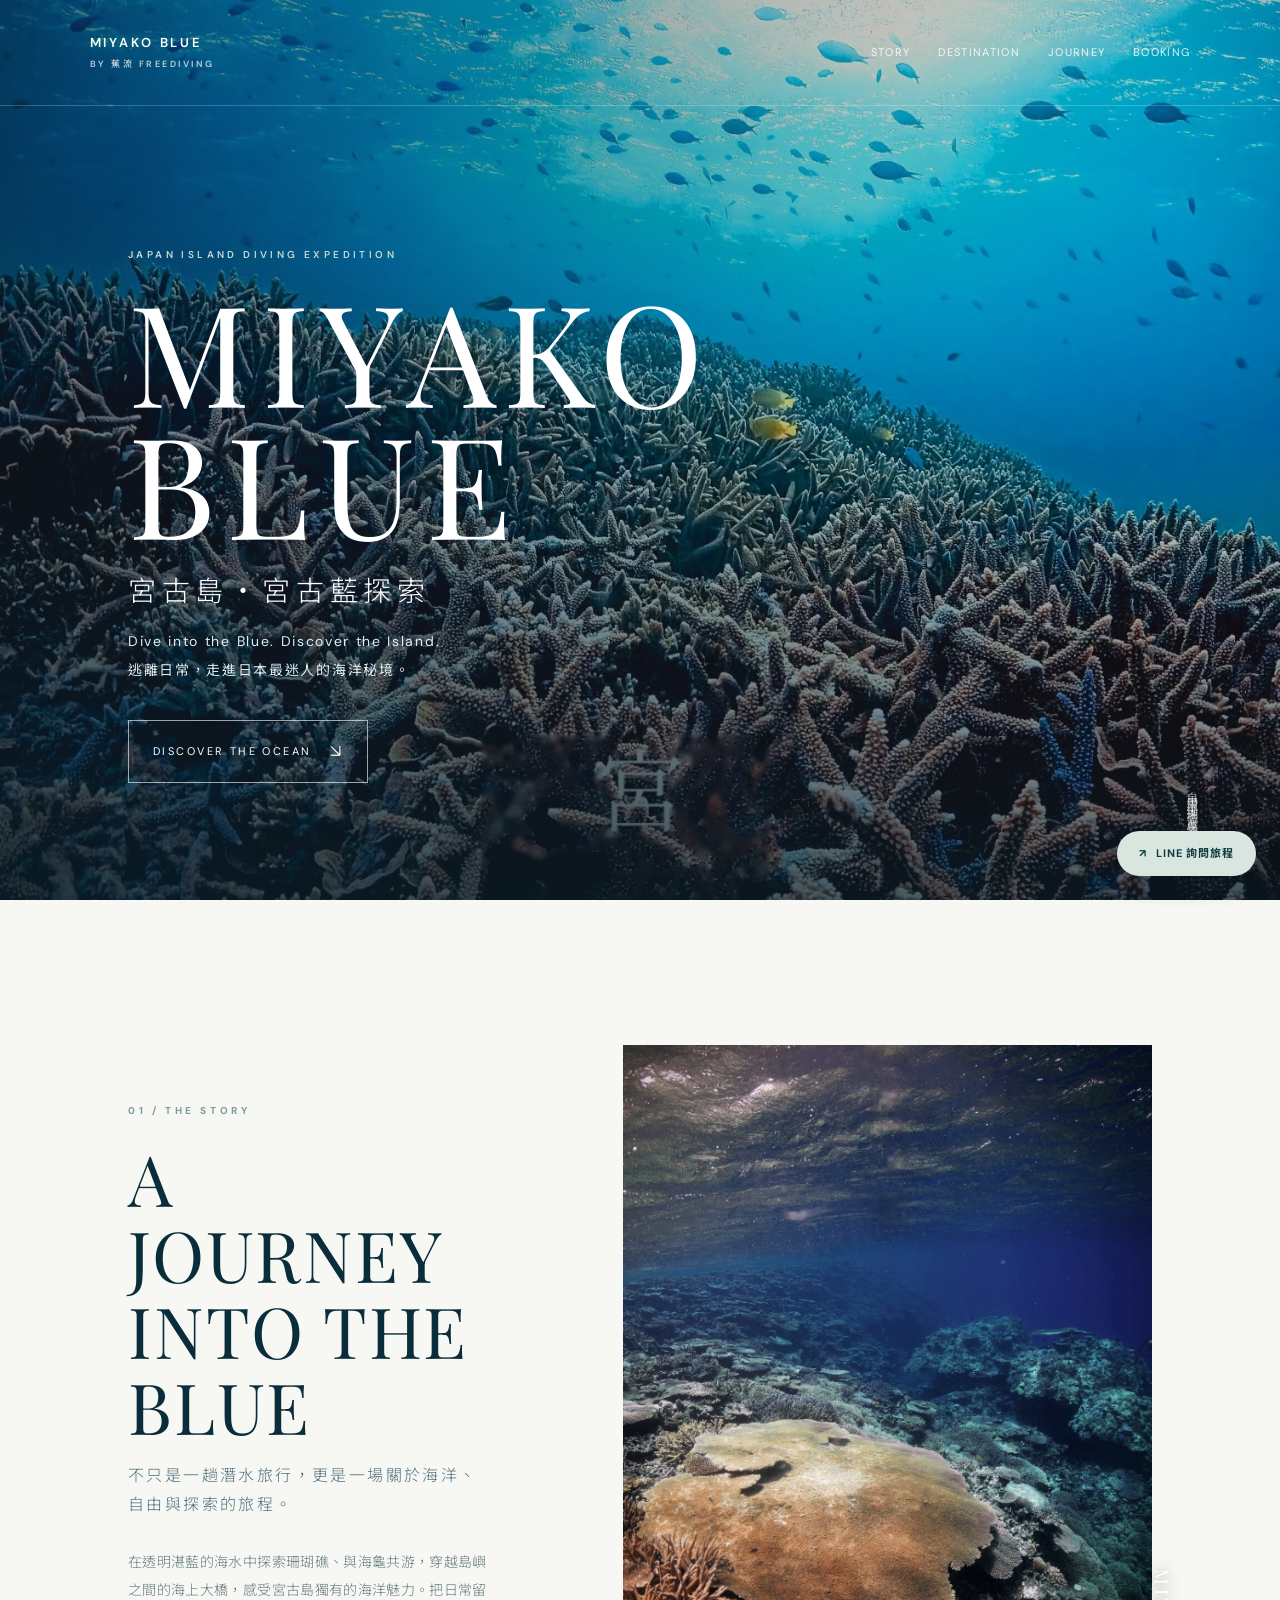
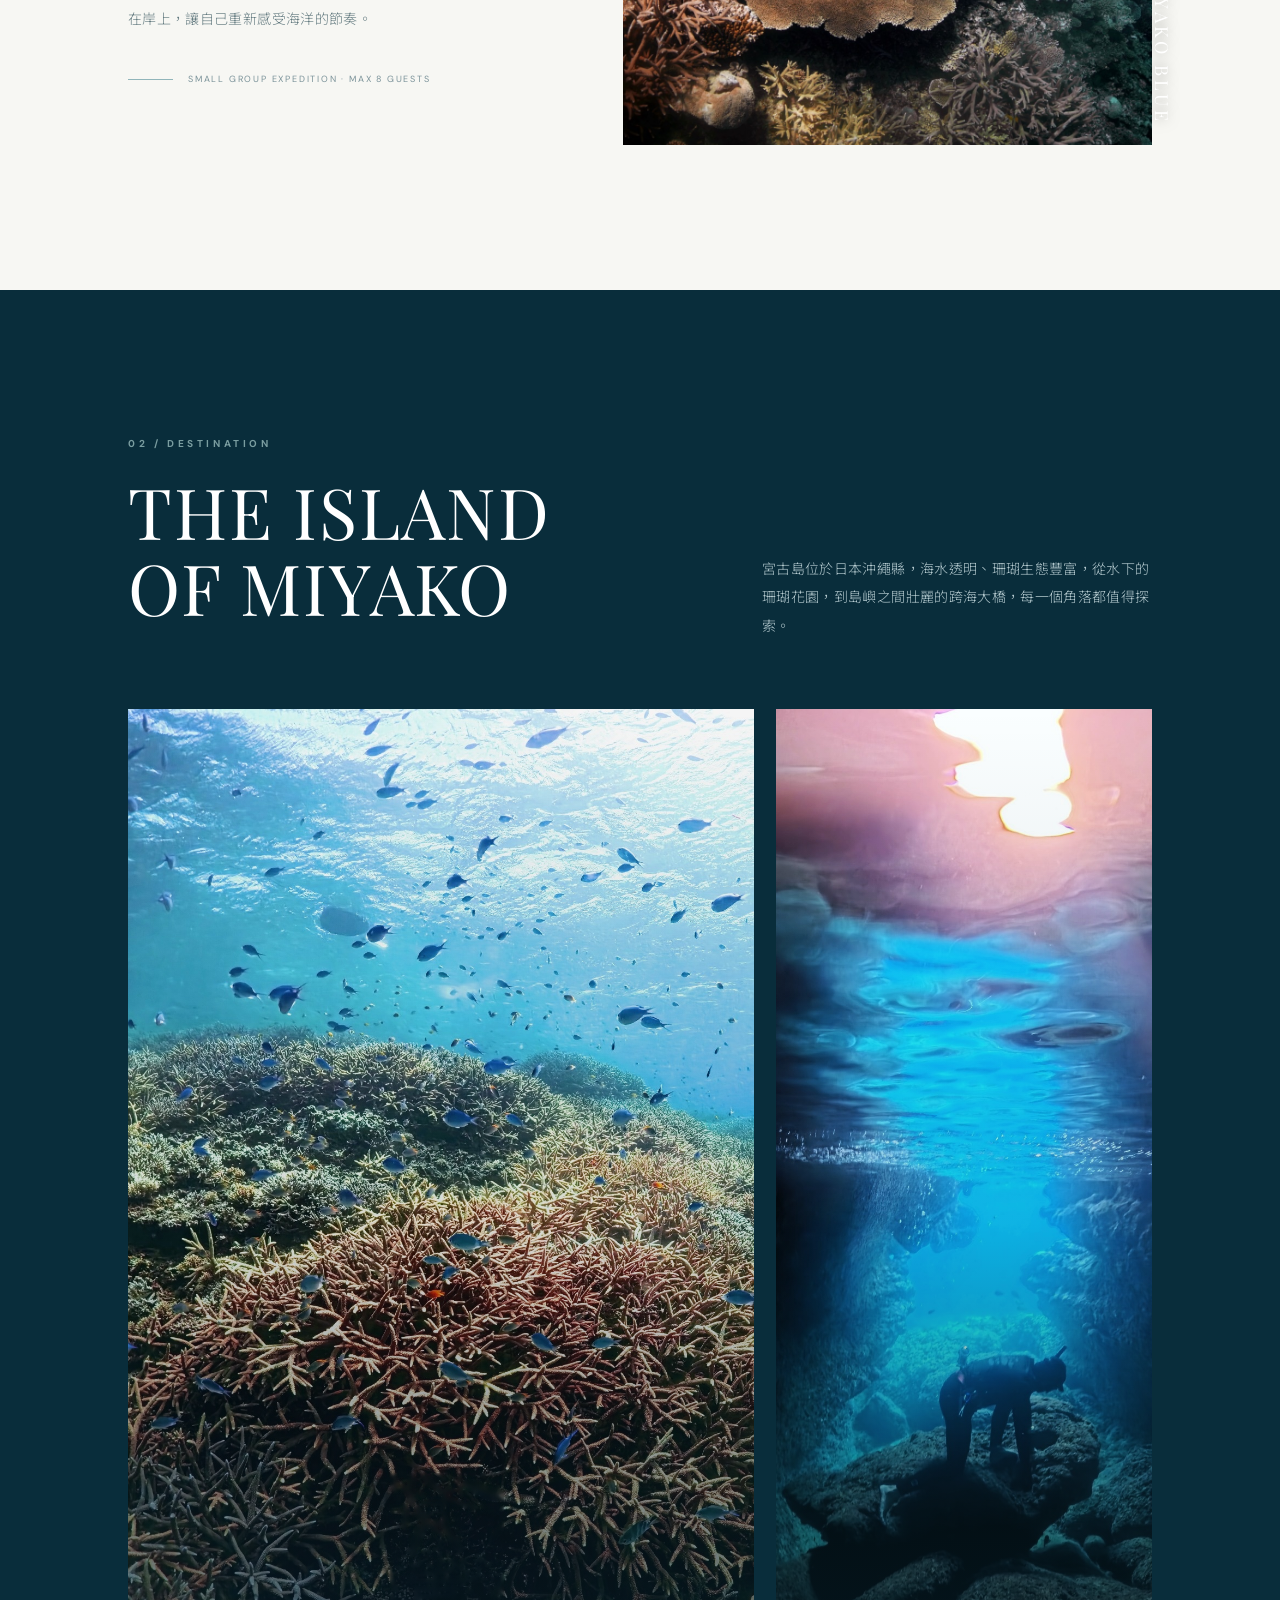
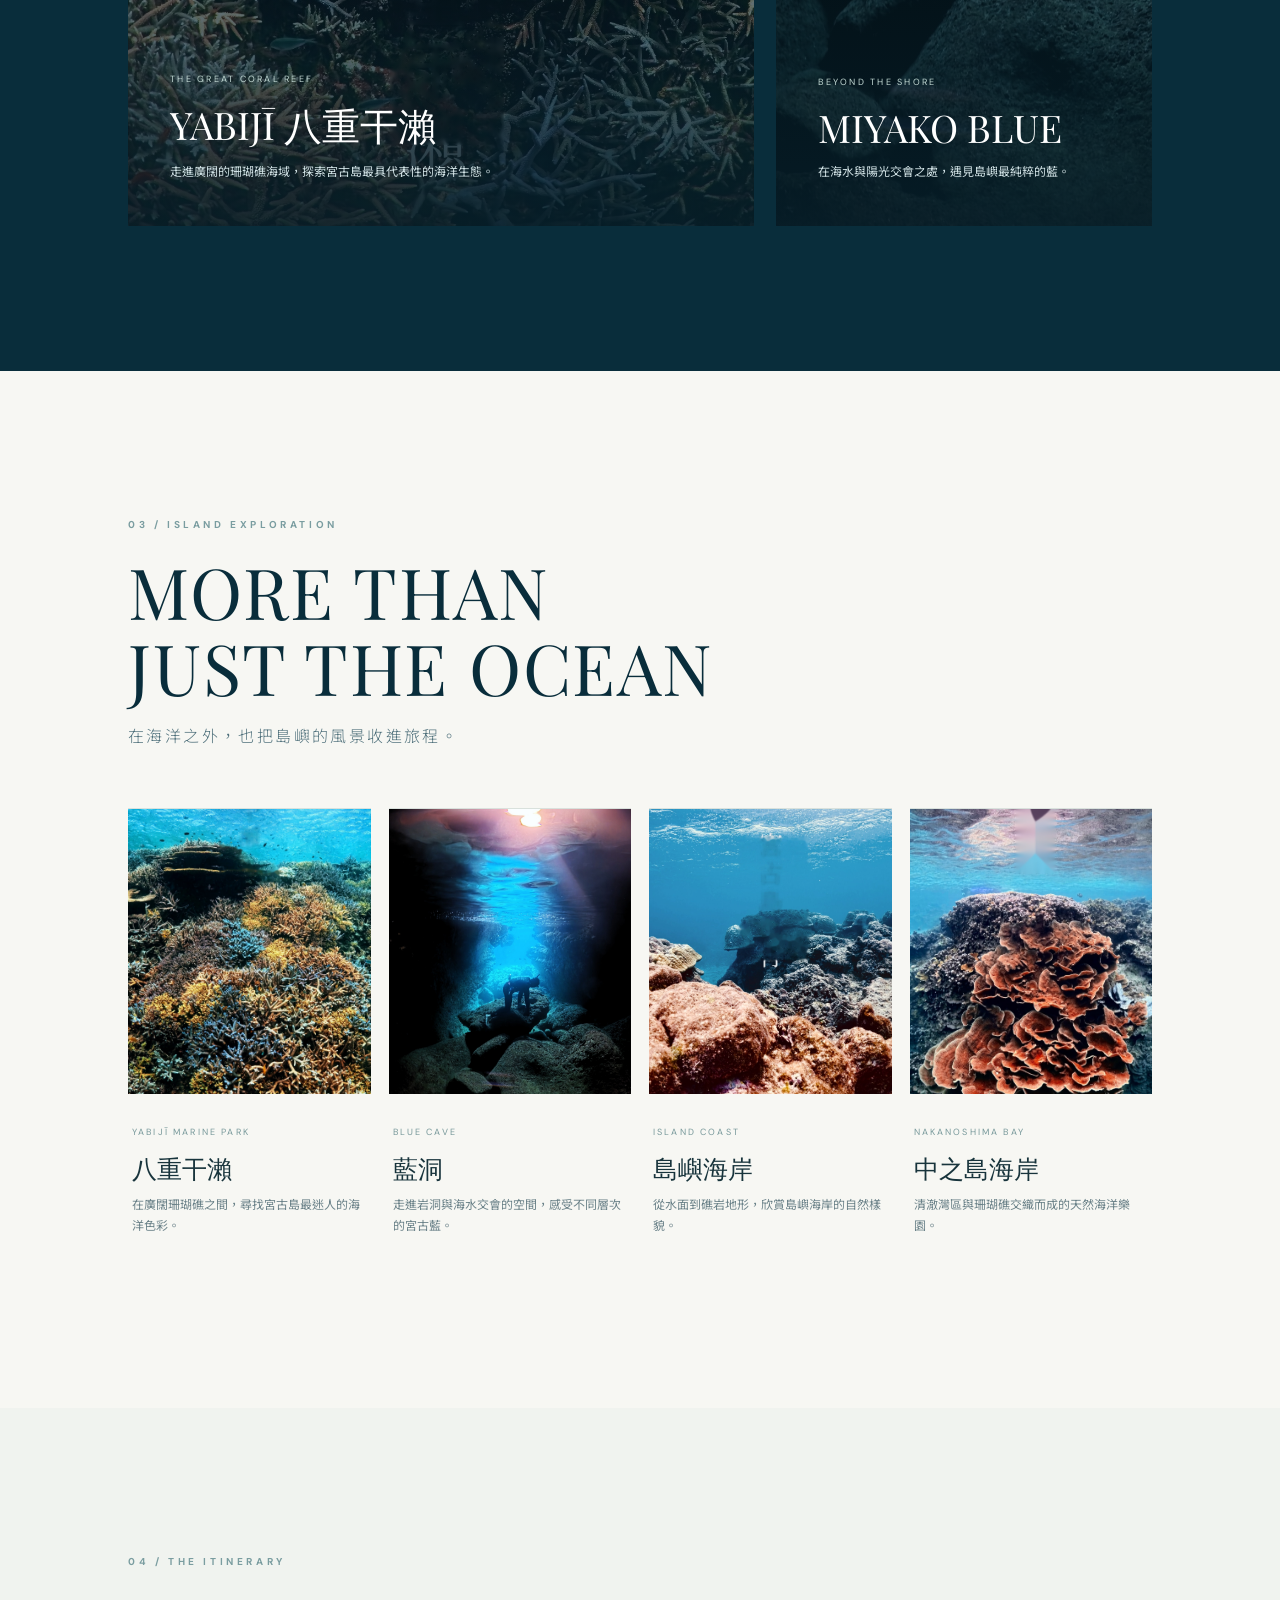
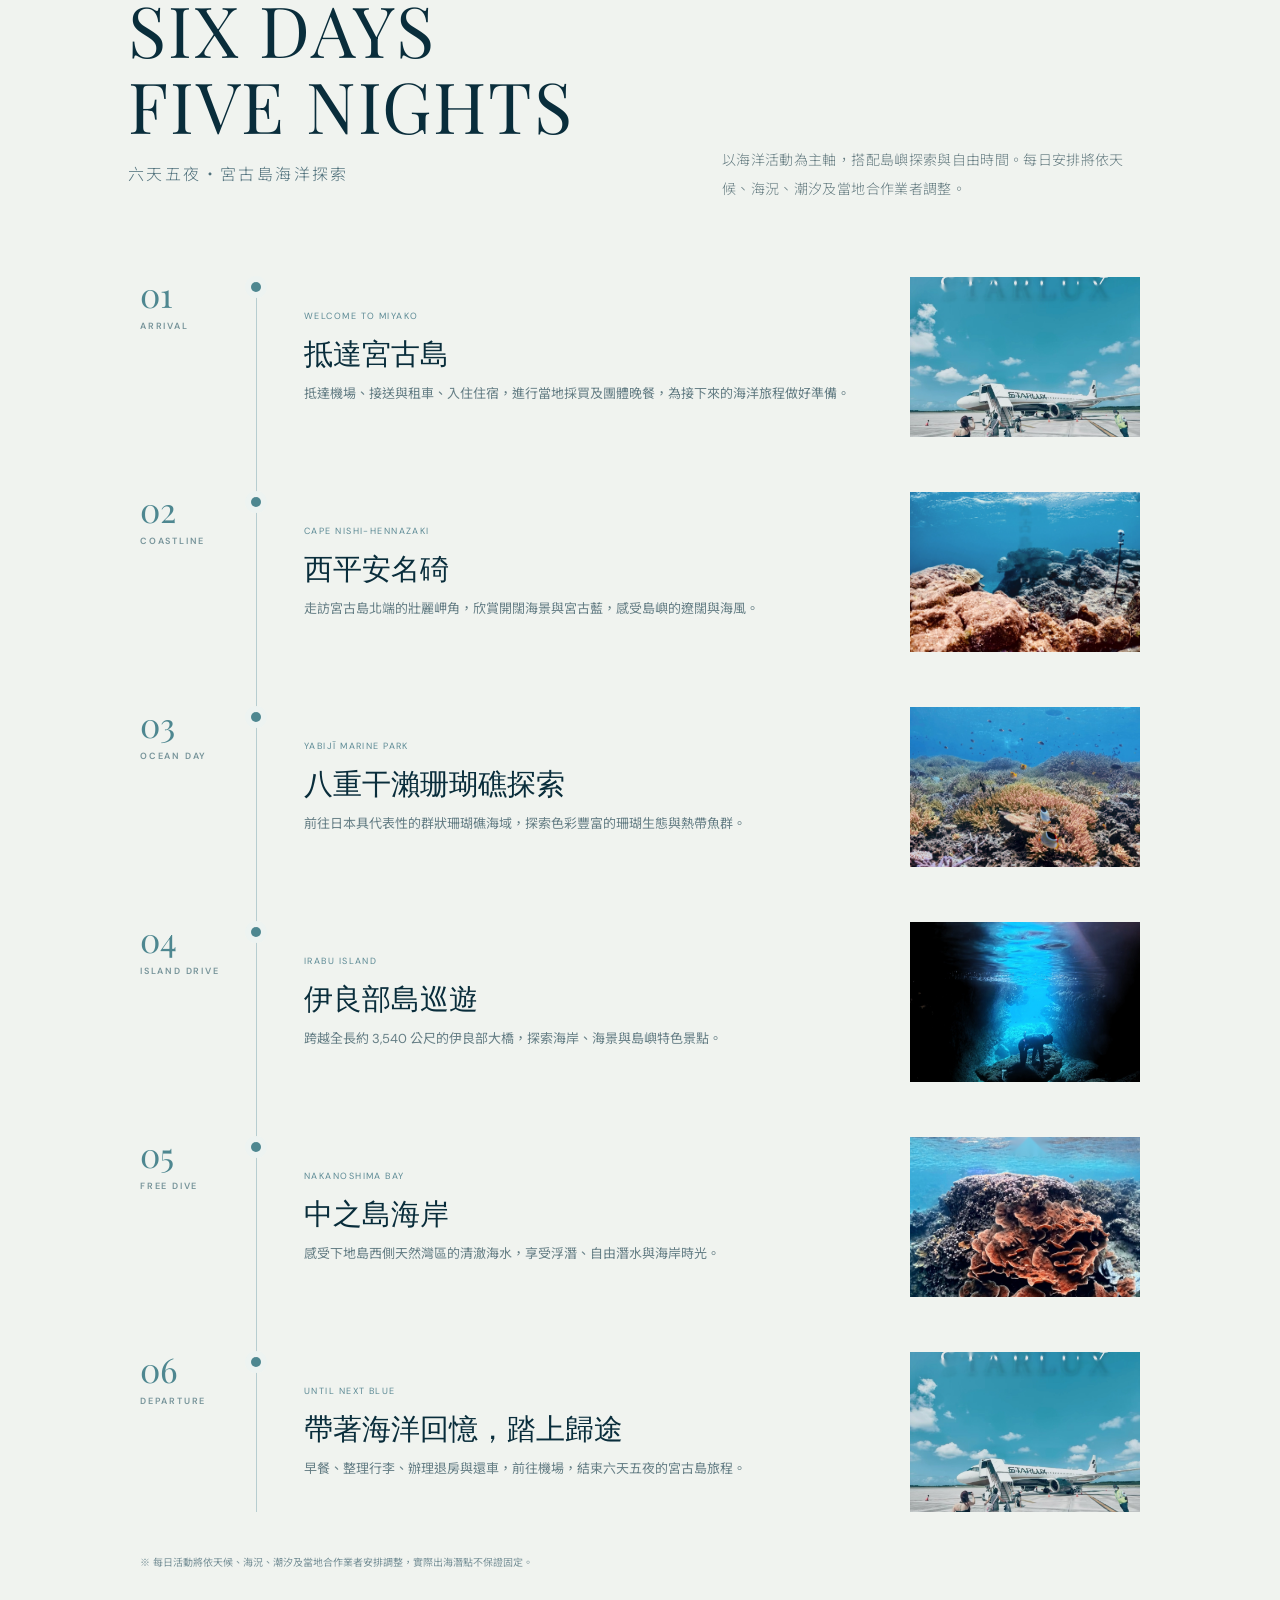
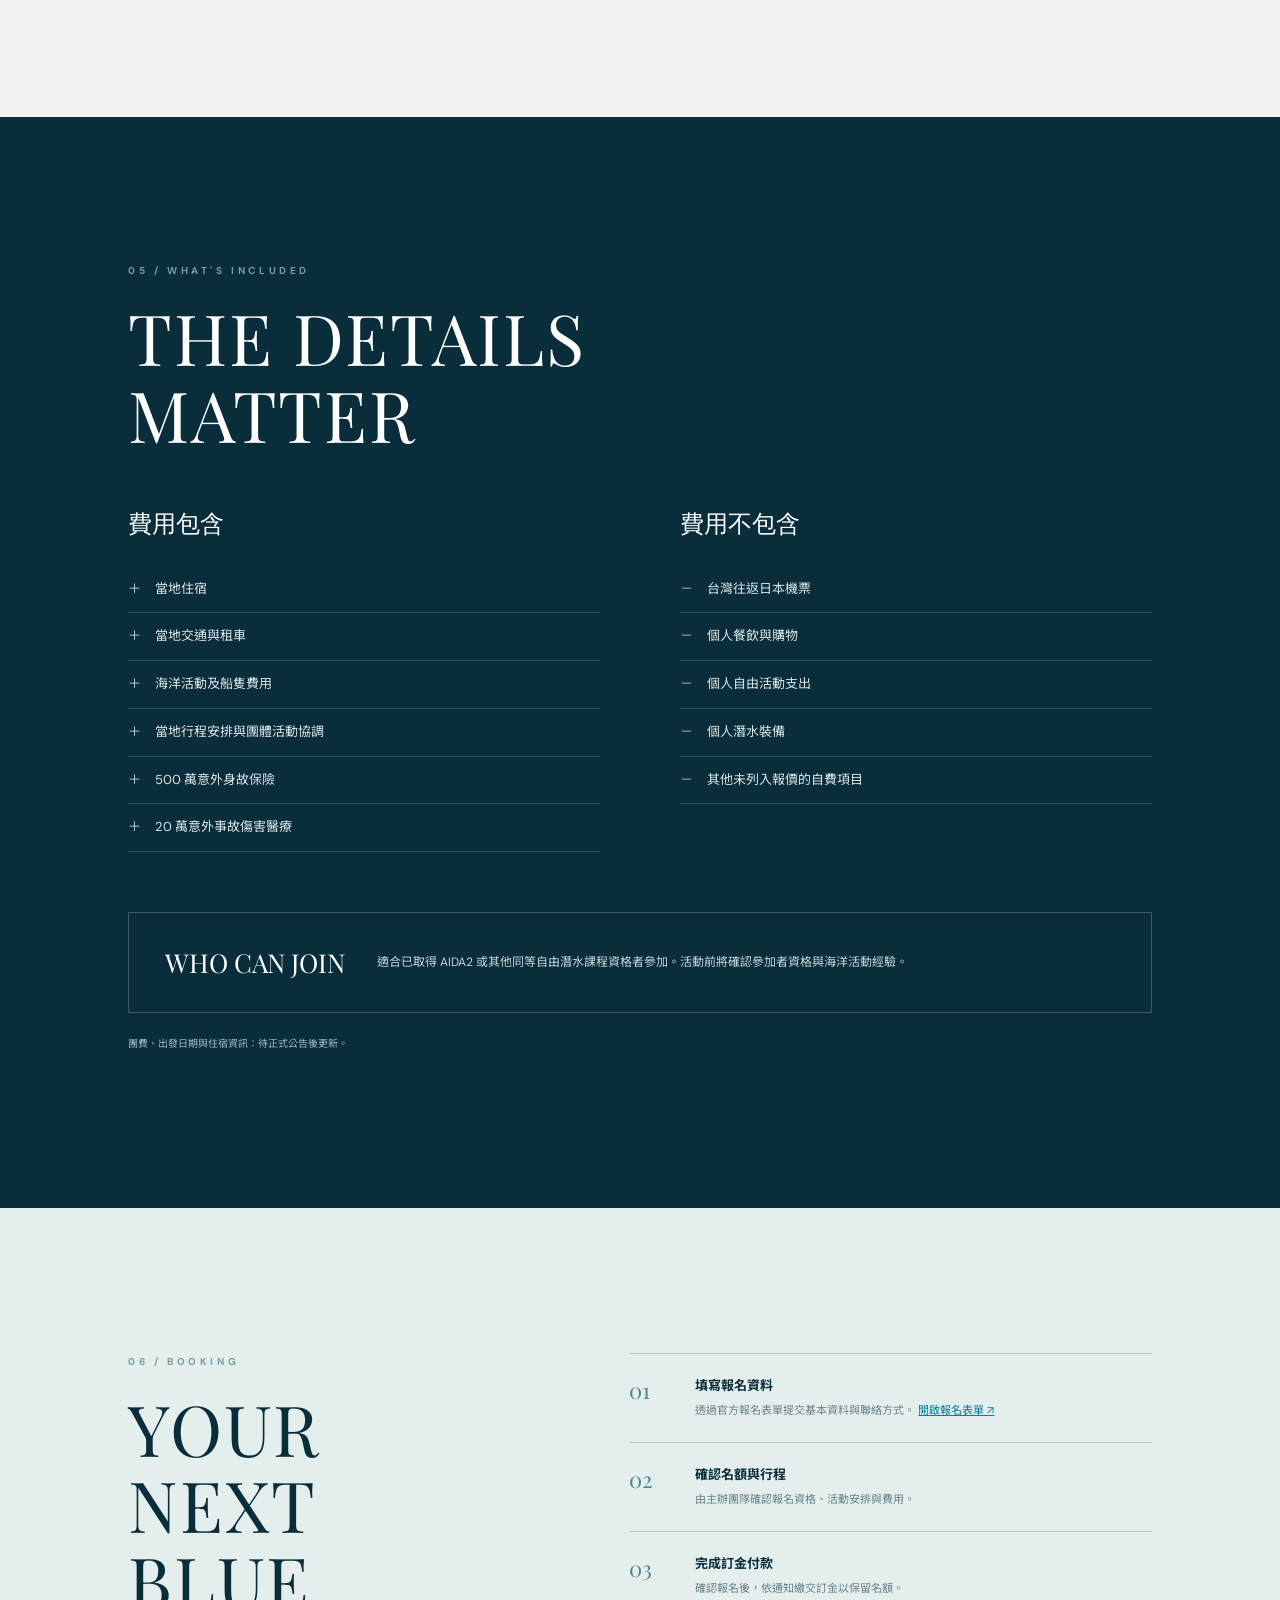
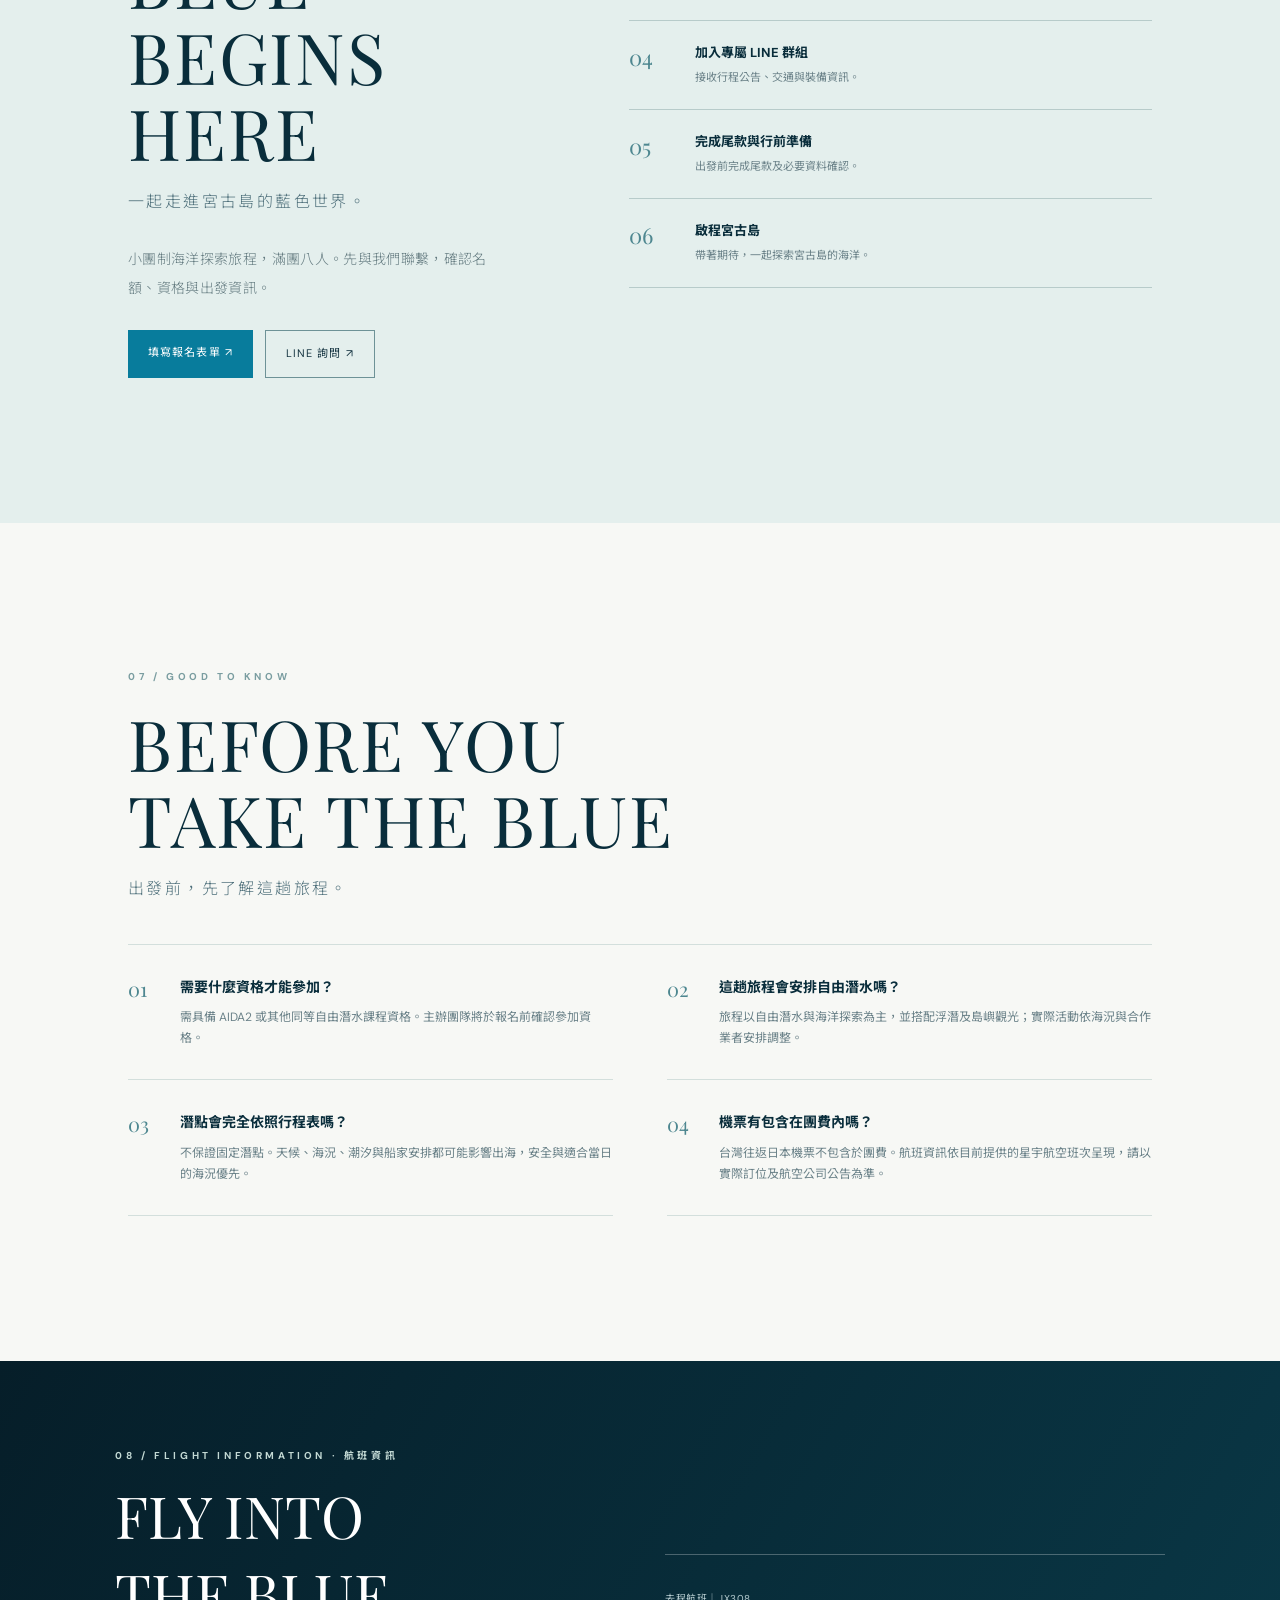
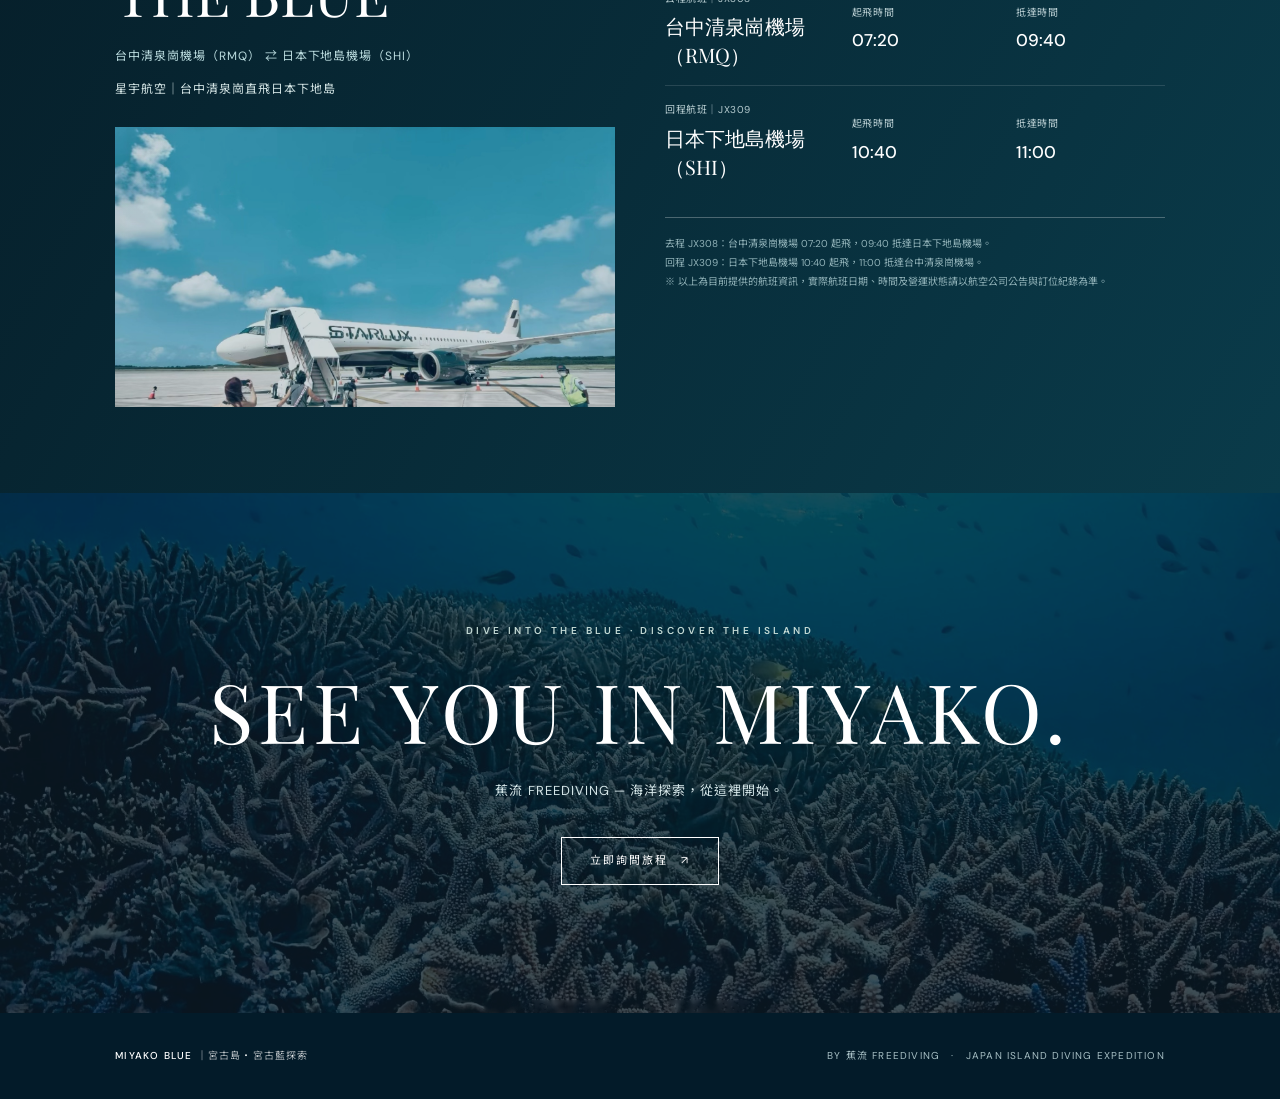
<file: miyako/index.html>
<!doctype html>
<html lang="zh-Hant">
<head>
  <meta charset="utf-8">
  <meta name="viewport" content="width=device-width, initial-scale=1">
  <meta name="theme-color" content="#062b3b">
  <meta name="description" content="MIYAKO BLUE 宮古島・宮古藍探索。六天五夜日本宮古島自由潛水、珊瑚礁探索與海島旅行。">
  <title>MIYAKO BLUE｜宮古島・宮古藍探索</title>
  <link rel="preconnect" href="https://fonts.googleapis.com">
  <link rel="preconnect" href="https://fonts.gstatic.com" crossorigin>
  <link href="https://fonts.googleapis.com/css2?family=DM+Sans:wght@400;500;600;700&family=Noto+Sans+TC:wght@300;400;500;600;700&family=Playfair+Display:wght@400;500;600&display=swap" rel="stylesheet">
  <style>
    :root{--navy:#062b3b;--deep:#031b29;--blue:#087c9c;--aqua:#9de4e6;--sand:#e7d9c2;--ink:#163542;--muted:#6e858d;--paper:#f5f7f4;--white:#fff;--serif:"Playfair Display",Georgia,serif;--sans:"DM Sans","Noto Sans TC",sans-serif}
    *{box-sizing:border-box}html{scroll-behavior:smooth}body{margin:0;background:var(--paper);color:var(--ink);font-family:var(--sans);line-height:1.75}a{color:inherit;text-decoration:none}img{display:block;width:100%;height:100%;object-fit:cover}button{font:inherit}
    .nav{position:absolute;z-index:5;top:0;left:0;width:100%;padding:26px 6vw;display:flex;align-items:center;justify-content:space-between;color:#fff;border-bottom:1px solid #ffffff35}.brand{font-size:13px;letter-spacing:.22em;font-weight:600}.brand span{display:block;font-size:9px;letter-spacing:.28em;opacity:.72;margin-top:2px}.navlinks{display:flex;gap:28px;font-size:11px;letter-spacing:.12em}.navlinks a{opacity:.88;transition:.25s}.navlinks a:hover{opacity:1;color:var(--aqua)}
    .hero{height:min(900px,100svh);min-height:690px;position:relative;background:var(--deep);color:#fff;overflow:hidden}.hero:after{content:"";position:absolute;inset:0;background:linear-gradient(90deg,#031b29b8 0%,#031b2933 60%,#031b2910),linear-gradient(0deg,#031b29a8 0%,transparent 45%)}.hero img{opacity:.88;object-position:center 46%;transform:scale(1.02)}.hero-content{position:absolute;z-index:2;left:10vw;bottom:14%;max-width:800px}.eyebrow{font-size:10px;letter-spacing:.34em;text-transform:uppercase;color:var(--aqua);font-weight:600}.hero h1{font-family:var(--serif);font-weight:400;font-size:clamp(58px,10vw,138px);letter-spacing:.055em;line-height:.98;margin:20px 0 16px}.hero h1 span{display:block;font-family:"Noto Sans TC",sans-serif;font-size:clamp(18px,2.2vw,28px);letter-spacing:.2em;font-weight:300;margin-top:28px}.hero p{font-size:14px;letter-spacing:.08em;color:#e1eef0;max-width:460px;margin:24px 0 34px}.hero-cta{display:inline-flex;align-items:center;gap:18px;border:1px solid #ffffff9c;padding:13px 20px;font-size:11px;letter-spacing:.16em;transition:.25s}.hero-cta:hover{background:#fff;color:var(--navy)}.hero-cta b{font-size:18px;font-weight:300}.hero-index{position:absolute;z-index:2;right:6vw;bottom:9%;writing-mode:vertical-rl;font-family:var(--serif);font-size:11px;letter-spacing:.25em;color:#ffffffb0}
    .section{padding:120px 9vw}.section-kicker{font-size:10px;letter-spacing:.3em;color:var(--blue);font-weight:700}.section-title{font-family:var(--serif);font-size:clamp(38px,5.2vw,68px);font-weight:400;line-height:1.12;letter-spacing:.02em;margin:16px 0 26px;color:var(--navy)}.section-title small{display:block;font:300 16px/1.8 "Noto Sans TC",sans-serif;letter-spacing:.15em;margin-top:16px;color:#50717c}.lead{max-width:670px;color:#56717b;font-size:15px;font-weight:300}.intro{display:grid;grid-template-columns:1fr 1.05fr;gap:9vw;align-items:center}.intro-copy{padding:25px 0}.intro-image{height:620px;position:relative}.intro-image:after{content:"MIYAKO BLUE";position:absolute;bottom:20px;right:-22px;color:#fff;font:18px var(--serif);letter-spacing:.2em;writing-mode:vertical-rl;text-shadow:0 2px 14px #0008}.microline{display:flex;align-items:center;gap:15px;color:#7a9299;font-size:9px;letter-spacing:.2em;margin-top:38px}.microline:before{content:"";width:45px;height:1px;background:#91b5ba}
    .dark{background:var(--navy);color:#fff}.dark .section-title{color:#fff}.dark .section-title small,.dark .lead{color:#b6cbd0}.destination-head{display:flex;justify-content:space-between;align-items:end;gap:40px;margin-bottom:54px}.destination-head .lead{max-width:390px}.destination-grid{display:grid;grid-template-columns:1.2fr .8fr;gap:18px}.destination-card{position:relative;min-height:520px;overflow:hidden;background:#123b4b}.destination-card img{transition:transform .8s}.destination-card:hover img{transform:scale(1.045)}.destination-card:after{content:"";position:absolute;inset:0;background:linear-gradient(0deg,#031b29d9,transparent 62%)}.destination-card.secondary{min-height:520px}.destination-card.secondary img{object-position:center}.card-copy{position:absolute;z-index:1;left:34px;bottom:34px;color:white}.card-copy span{font-size:9px;letter-spacing:.25em;color:var(--aqua)}.card-copy h3{font:400 34px var(--serif);margin:8px 0}.card-copy p{font-size:12px;color:#d0e1e4;max-width:340px;margin:0}
    .islands{padding-top:105px;padding-bottom:110px}.island-grid{display:grid;grid-template-columns:repeat(4,1fr);gap:14px;margin-top:46px}.island{background:#fff}.island-photo{height:245px;overflow:hidden}.island-photo img{transition:transform .6s}.island:hover img{transform:scale(1.06)}.island-copy{padding:22px 20px 26px}.island-copy small{font-size:9px;letter-spacing:.18em;color:var(--blue)}.island-copy h3{font:400 22px var(--serif);margin:7px 0 9px}.island-copy p{font-size:12px;color:#6b8289;margin:0}
    .itinerary{background:#edf3f1}.itinerary-top{display:flex;justify-content:space-between;align-items:end;gap:40px;margin-bottom:60px}.itinerary-top .lead{max-width:430px}.timeline{max-width:1000px;margin:0 auto;position:relative}.timeline:before{content:"";position:absolute;top:0;bottom:0;left:116px;width:1px;background:#b7cdd0}.day{display:grid;grid-template-columns:116px 1fr;gap:48px;padding:0 0 55px;position:relative}.day:last-child{padding-bottom:0}.day-no{font:400 34px var(--serif);color:var(--blue);line-height:1}.day-no small{display:block;font:600 9px var(--sans);letter-spacing:.2em;margin-top:9px;color:#77949a}.day:before{content:"";position:absolute;left:111px;top:5px;width:10px;height:10px;border-radius:50%;background:var(--blue);box-shadow:0 0 0 6px #edf3f1}.day-body{display:grid;grid-template-columns:1fr 230px;gap:36px;align-items:center}.day-body h3{font:400 26px var(--serif);margin:0 0 8px;color:var(--navy)}.day-body p{font-size:13px;color:#657e85;margin:0;max-width:560px}.day-tag{font-size:9px;letter-spacing:.16em;color:#5b8994;margin-bottom:9px}.day-photo{height:140px;overflow:hidden}.day-photo img{object-position:center 45%}
    .included{display:grid;grid-template-columns:1fr 1fr;gap:80px}.check-list{list-style:none;padding:0;margin:26px 0 0}.check-list li{padding:12px 0;border-bottom:1px solid #ffffff24;font-size:13px;color:#d7e5e7;display:flex;gap:14px}.check-list li:before{content:"＋";color:var(--aqua)}.excludes li:before{content:"－";color:#d7b99a}.qualification{margin-top:60px;border:1px solid #ffffff35;padding:32px 36px;display:flex;align-items:center;gap:32px}.qualification strong{font:400 26px var(--serif);white-space:nowrap}.qualification p{font-size:12px;color:#c2d4d8;margin:0}
    .booking{background:#e4efed}.booking-grid{display:grid;grid-template-columns:.85fr 1.15fr;gap:9vw;align-items:start}.steps{border-top:1px solid #b7cbca}.step{display:grid;grid-template-columns:50px 1fr;gap:16px;padding:21px 0;border-bottom:1px solid #b7cbca}.step-no{font:400 22px var(--serif);color:var(--blue)}.step h4{font-size:13px;margin:0 0 4px;color:var(--navy)}.step p{font-size:11px;color:#6b8289;margin:0}.flight{background:#082e3e;color:#fff;display:grid;grid-template-columns:1fr 1fr;gap:50px;padding:70px 9vw;align-items:center}.flight h2{font:400 clamp(36px,5vw,58px) var(--serif);margin:12px 0}.flight .route{font-size:12px;letter-spacing:.2em;color:#b9dadd}.flight-card{border-top:1px solid #ffffff45;border-bottom:1px solid #ffffff45;padding:20px 0}.flight-row{display:grid;grid-template-columns:1fr 1fr 1fr;gap:16px;align-items:center;padding:15px 0}.flight-row+.flight-row{border-top:1px solid #ffffff20}.flight-row b{font:400 20px var(--serif)}.flight-row span{font-size:10px;color:#b8cdd1;letter-spacing:.1em}.flight-row strong{font-size:13px;font-weight:500;text-align:right}.flight-note{font-size:10px;color:#91b2b8;margin-top:16px}
    .faq-grid{display:grid;grid-template-columns:1fr 1fr;gap:0 54px;margin-top:42px;border-top:1px solid #d3dfdc}.faq-item{display:grid;grid-template-columns:38px 1fr;gap:14px;padding:25px 0;border-bottom:1px solid #d3dfdc}.faq-item>span{font:400 20px var(--serif);color:var(--blue)}.faq-item h3{font-size:14px;color:var(--navy);margin:0 0 8px}.faq-item p{font-size:12px;color:#6b8289;margin:0}.final-cta{min-height:430px;position:relative;display:flex;align-items:center;justify-content:center;text-align:center;color:#fff;overflow:hidden;background:var(--deep)}.final-cta img{position:absolute;inset:0;opacity:.4}.final-cta:after{content:"";position:absolute;inset:0;background:#031b2966}.final-inner{position:relative;z-index:1;padding:80px 24px}.final-inner h2{font:400 clamp(44px,7vw,82px) var(--serif);margin:15px 0}.final-inner p{font-size:13px;color:#d4e5e7;letter-spacing:.08em}.final-inner a{display:inline-block;margin-top:22px;padding:13px 28px;border:1px solid #fff;font-size:11px;letter-spacing:.18em;transition:.2s}.final-inner a:hover{background:#fff;color:var(--navy)}
    footer{background:#031b29;color:#a8c0c5;padding:34px 9vw;display:flex;justify-content:space-between;gap:20px;font-size:10px;letter-spacing:.12em}footer strong{color:#fff;font-weight:500}.float-line{position:fixed;z-index:10;right:24px;bottom:24px;background:#c7f0e9;color:#073b43;border-radius:40px;padding:13px 22px;box-shadow:0 8px 28px #001a2535;font-size:11px;font-weight:700;letter-spacing:.08em}.float-line:before{content:"↗";margin-right:9px}.reveal{opacity:1;transform:none}.js-ready .reveal{opacity:0;transform:translateY(22px);transition:opacity .75s,transform .75s}.js-ready .reveal.visible{opacity:1;transform:none}
    @media(max-width:800px){.nav{padding:18px 6vw}.navlinks{gap:13px;font-size:9px}.navlinks a:nth-child(3),.navlinks a:nth-child(4){display:none}.hero{min-height:700px;height:92svh}.hero-content{left:7vw;right:7vw;bottom:15%}.hero h1{font-size:clamp(56px,15vw,94px)}.hero-index{right:5vw}.section{padding:82px 7vw}.intro,.destination-grid,.included,.booking-grid,.flight{grid-template-columns:1fr}.intro{gap:34px}.intro-image{height:460px}.destination-head,.itinerary-top{display:block}.destination-head .lead,.itinerary-top .lead{margin-top:20px}.destination-card,.destination-card.secondary{min-height:430px}.island-grid{grid-template-columns:1fr 1fr}.island-photo{height:190px}.day{grid-template-columns:62px 1fr;gap:24px;padding-bottom:40px}.timeline:before{left:61px}.day:before{left:56px}.day-no{font-size:27px}.day-body{grid-template-columns:1fr;gap:15px}.day-photo{height:190px}.qualification{display:block;padding:25px}.qualification p{margin-top:10px}.flight{padding:70px 7vw;gap:28px}.faq-grid{grid-template-columns:1fr}.flight-row{grid-template-columns:1fr 1fr 1fr}.flight-row b{font-size:17px}footer{padding:30px 7vw;display:block}footer span{display:block;margin-top:8px}.float-line{right:15px;bottom:15px;padding:12px 18px}}
    @media(max-width:420px){.navlinks{gap:10px}.brand{font-size:11px}.hero p{font-size:12px}.island-grid{gap:9px}.island-photo{height:150px}.island-copy{padding:16px 13px}.island-copy h3{font-size:19px}.island-copy p{font-size:11px}.flight-row span{font-size:9px}}
    @media(prefers-reduced-motion:reduce){html{scroll-behavior:auto}.reveal{opacity:1;transform:none;transition:none}*{transition:none!important}}

    /* V4 Luxury Ocean refinements */
    :root{--navy:#092d3b;--deep:#061e29;--blue:#4e8790;--aqua:#c3d9d4;--sand:#c9b99e;--ink:#18343c;--muted:#71858a;--paper:#f7f7f3}
    .nav{padding:32px 7vw}
    .hero{height:min(960px,100svh);min-height:740px}
    .hero:after{background:linear-gradient(90deg,#061e2988 0%,#061e2924 66%,#061e2908),linear-gradient(0deg,#061e29a0 0%,transparent 52%)}
    .hero h1{font-size:clamp(64px,11vw,150px);letter-spacing:.075em;line-height:.94}
    .hero-content{bottom:13%}
    .hero p{line-height:2.1;letter-spacing:.12em}
    .hero-cta{letter-spacing:.22em;padding:15px 24px}
    .section{padding:145px 10vw}
    .section-kicker{letter-spacing:.36em;color:#7a9da0}
    .section-title{font-size:clamp(42px,5.5vw,76px);line-height:1.08;letter-spacing:.025em;margin:20px 0 30px}
    .lead{color:#647b80;font-size:14px;line-height:2.05;letter-spacing:.025em}
    .intro{grid-template-columns:.82fr 1.18fr;gap:10vw}
    .intro-image{height:700px}
    .destination-grid{grid-template-columns:1.25fr .75fr;gap:22px}
    .destination-card,.destination-card.secondary{min-height:600px}
    .destination-card:after{background:linear-gradient(0deg,#061e29e8 0%,#061e2920 54%,transparent 100%)}
    .card-copy{left:42px;bottom:42px}
    .card-copy h3{font-size:38px}
    .card-copy p{line-height:1.9}
    .island-grid{gap:18px;margin-top:58px}
    .island{background:transparent;border-top:1px solid #d9e1dc}
    .island-photo{height:285px}
    .island-copy{padding:22px 4px 26px}
    .island-copy small{letter-spacing:.24em;color:#77989a}
    .island-copy h3{font-size:25px}
    .itinerary{background:#f0f3ef}
    .day-body h3{font-size:29px}
    .day-photo{height:160px}
    .flight{background:linear-gradient(120deg,#061e29 0%,#0a3b4a 100%);padding:86px 9vw}
    .flight .route{line-height:2;letter-spacing:.08em}
    .flight-row{grid-template-columns:1.15fr 1fr 1fr}
    .flight-row span{display:block;font-size:10px;letter-spacing:.06em;margin-bottom:5px}
    .flight-row b{display:block}
    .flight-row strong{text-align:left;font-size:17px}
    .flight-note{line-height:1.9}
    .faq-item{padding:30px 0}
    .final-cta{min-height:520px}
    .final-inner h2{letter-spacing:.06em}
    .float-line{background:#d9e6df;color:#123c43}
    .flight-photo{width:100%;height:280px;object-fit:cover;margin-top:26px;opacity:.92}
    .flight-cn{font-size:12px;color:#d3e4e4;letter-spacing:.08em;line-height:1.9;margin-top:10px}
    @media(max-width:800px){
      .nav{padding:18px 6vw}
      .section{padding:92px 7vw}
      .intro-image{height:500px}
      .destination-card,.destination-card.secondary{min-height:460px}
      .island-photo{height:205px}
      .card-copy{left:25px;bottom:27px}
      .card-copy h3{font-size:30px}
      .day-photo{height:180px}
      .flight{padding:70px 7vw;gap:28px}
      .flight-photo{height:230px}
    }
    @media(max-width:420px){
      .island-photo{height:150px}
      .island-copy{padding:16px 13px}
      .island-copy h3{font-size:19px}
      .island-copy p{font-size:11px}
      .flight-row{gap:8px}
      .flight-row span{font-size:9px}
      .flight-row strong{font-size:15px}
    }

  
    @media print {
      @page { size: 1440px 1000px; margin: 0; }
      html, body { width: 1440px !important; margin: 0 !important; }
      .float-line { display: none !important; }
      .reveal, .js-ready .reveal { opacity: 1 !important; transform: none !important; }
      .nav { position: absolute !important; }
      a { text-decoration: none !important; }
    }
  </style>
</head>
<body>
  <!-- 可替換設定：將下方 LINE_LINK、FORM_LINK 換成正式連結；團費與日期確認後再加入。 -->
  <script>const LINE_LINK = "https://line.me/ti/p/7SJ-IHU37K"; const FORM_LINK = "https://docs.google.com/forms/d/e/1FAIpQLSdMhm6tDTZcoKQbvVDBiU5kRaYMUYj1qnpb5nedr8Y9So2h0w/viewform";</script>
  <nav class="nav">
    <a class="brand" href="#top">MIYAKO BLUE<span>BY 蕉流 FREEDIVING</span></a>
    <div class="navlinks"><a href="#about">STORY</a><a href="#destination">DESTINATION</a><a href="#journey">JOURNEY</a><a href="#booking">BOOKING</a></div>
  </nav>
  <header class="hero" id="top">
    <img src="assets/yabiji-01.jpeg" alt="八重干瀨珊瑚礁與魚群，陽光穿透宮古藍海面">
    <div class="hero-content">
      <div class="eyebrow">JAPAN ISLAND DIVING EXPEDITION</div>
      <h1>MIYAKO<br>BLUE<span>宮古島・宮古藍探索</span></h1>
      <p>Dive into the Blue. Discover the Island.<br>逃離日常，走進日本最迷人的海洋秘境。</p>
      <a class="hero-cta" href="#journey">DISCOVER THE OCEAN <b>↘</b></a>
    </div>
    <div class="hero-index">自由潛水・珊瑚礁・海島探索</div>
  </header>

  <main>
    <section class="section intro" id="about">
      <div class="intro-copy reveal">
        <div class="section-kicker">01 / THE STORY</div>
        <h2 class="section-title">A JOURNEY<br>INTO THE BLUE<small>不只是一趟潛水旅行，更是一場關於海洋、自由與探索的旅程。</small></h2>
        <p class="lead">在透明湛藍的海水中探索珊瑚礁、與海龜共游，穿越島嶼之間的海上大橋，感受宮古島獨有的海洋魅力。把日常留在岸上，讓自己重新感受海洋的節奏。</p>
        <div class="microline">SMALL GROUP EXPEDITION · MAX 8 GUESTS</div>
      </div>
      <div class="intro-image reveal"><img src="assets/yabiji-03.jpeg" alt="八重干瀨大型桌形珊瑚與深藍海域"></div>
    </section>

    <section class="section dark" id="destination">
      <div class="destination-head reveal">
        <div><div class="section-kicker">02 / DESTINATION</div><h2 class="section-title">THE ISLAND<br>OF MIYAKO</h2></div>
        <p class="lead">宮古島位於日本沖繩縣，海水透明、珊瑚生態豐富，從水下的珊瑚花園，到島嶼之間壯麗的跨海大橋，每一個角落都值得探索。</p>
      </div>
      <div class="destination-grid">
        <article class="destination-card reveal"><img src="assets/yabiji-04.jpeg" alt="八重干瀨珊瑚花園與熱帶魚群"><div class="card-copy"><span>THE GREAT CORAL REEF</span><h3>YABIJĪ 八重干瀨</h3><p>走進廣闊的珊瑚礁海域，探索宮古島最具代表性的海洋生態。</p></div></article>
        <article class="destination-card secondary reveal"><img src="assets/blue-cave.jpg" alt="宮古島藍洞，陽光穿透岩洞水面"><div class="card-copy"><span>BEYOND THE SHORE</span><h3>MIYAKO BLUE</h3><p>在海水與陽光交會之處，遇見島嶼最純粹的藍。</p></div></article>
      </div>
    </section>

    <section class="section islands">
      <div class="section-kicker reveal">03 / ISLAND EXPLORATION</div>
      <h2 class="section-title reveal">MORE THAN<br>JUST THE OCEAN<small>在海洋之外，也把島嶼的風景收進旅程。</small></h2>
      <div class="island-grid">
        <article class="island reveal"><div class="island-photo"><img src="assets/yabiji-02.jpeg" alt="八重干瀨層疊珊瑚礁"></div><div class="island-copy"><small>YABIJĪ MARINE PARK</small><h3>八重干瀨</h3><p>在廣闊珊瑚礁之間，尋找宮古島最迷人的海洋色彩。</p></div></article>
        <article class="island reveal"><div class="island-photo"><img src="assets/blue-cave.jpg" alt="藍洞洞穴中的透光海水"></div><div class="island-copy"><small>BLUE CAVE</small><h3>藍洞</h3><p>走進岩洞與海水交會的空間，感受不同層次的宮古藍。</p></div></article>
        <article class="island reveal"><div class="island-photo"><img src="assets/coast-underwater.jpeg" alt="宮古島海岸礁岩與清澈海水"></div><div class="island-copy"><small>ISLAND COAST</small><h3>島嶼海岸</h3><p>從水面到礁岩地形，欣賞島嶼海岸的自然樣貌。</p></div></article>
        <article class="island reveal"><div class="island-photo"><img src="assets/nakanoshima-coast.jpeg" alt="中之島海岸珊瑚礁與清澈海水"></div><div class="island-copy"><small>NAKANOSHIMA BAY</small><h3>中之島海岸</h3><p>清澈灣區與珊瑚礁交織而成的天然海洋樂園。</p></div></article>
      </div>
    </section>

    <section class="section itinerary" id="journey">
      <div class="itinerary-top reveal">
        <div><div class="section-kicker">04 / THE ITINERARY</div><h2 class="section-title">SIX DAYS<br>FIVE NIGHTS<small>六天五夜・宮古島海洋探索</small></h2></div>
        <p class="lead">以海洋活動為主軸，搭配島嶼探索與自由時間。每日安排將依天候、海況、潮汐及當地合作業者調整。</p>
      </div>
      <div class="timeline">
        <article class="day reveal"><div class="day-no">01<small>ARRIVAL</small></div><div class="day-body"><div><div class="day-tag">WELCOME TO MIYAKO</div><h3>抵達宮古島</h3><p>抵達機場、接送與租車、入住住宿，進行當地採買及團體晚餐，為接下來的海洋旅程做好準備。</p></div><div class="day-photo"><img src="assets/starlux-flight.jpg" alt="星宇航空班機抵達下地島機場"></div></div></article>
        <article class="day reveal"><div class="day-no">02<small>COASTLINE</small></div><div class="day-body"><div><div class="day-tag">CAPE NISHI-HENNAZAKI</div><h3>西平安名碕</h3><p>走訪宮古島北端的壯麗岬角，欣賞開闊海景與宮古藍，感受島嶼的遼闊與海風。</p></div><div class="day-photo"><img src="assets/coast-underwater.jpeg" alt="宮古島海岸礁岩與清澈海水"></div></div></article>
        <article class="day reveal"><div class="day-no">03<small>OCEAN DAY</small></div><div class="day-body"><div><div class="day-tag">YABIJĪ MARINE PARK</div><h3>八重干瀨珊瑚礁探索</h3><p>前往日本具代表性的群狀珊瑚礁海域，探索色彩豐富的珊瑚生態與熱帶魚群。</p></div><div class="day-photo"><img src="assets/yabiji-05.jpeg" alt="八重干瀨珊瑚礁與熱帶魚群"></div></div></article>
        <article class="day reveal"><div class="day-no">04<small>ISLAND DRIVE</small></div><div class="day-body"><div><div class="day-tag">IRABU ISLAND</div><h3>伊良部島巡遊</h3><p>跨越全長約 3,540 公尺的伊良部大橋，探索海岸、海景與島嶼特色景點。</p></div><div class="day-photo"><img src="assets/blue-cave.jpg" alt="宮古島藍洞與透光海水"></div></div></article>
        <article class="day reveal"><div class="day-no">05<small>FREE DIVE</small></div><div class="day-body"><div><div class="day-tag">NAKANOSHIMA BAY</div><h3>中之島海岸</h3><p>感受下地島西側天然灣區的清澈海水，享受浮潛、自由潛水與海岸時光。</p></div><div class="day-photo"><img src="assets/nakanoshima-coast.jpeg" alt="中之島海岸海底珊瑚礁"></div></div></article>
        <article class="day reveal"><div class="day-no">06<small>DEPARTURE</small></div><div class="day-body"><div><div class="day-tag">UNTIL NEXT BLUE</div><h3>帶著海洋回憶，踏上歸途</h3><p>早餐、整理行李、辦理退房與還車，前往機場，結束六天五夜的宮古島旅程。</p></div><div class="day-photo"><img src="assets/starlux-flight.jpg" alt="下地島機場飛機"></div></div></article>
      </div>
      <p style="font-size:10px;color:#789198;margin:42px auto 0;max-width:1000px">※ 每日活動將依天候、海況、潮汐及當地合作業者安排調整，實際出海潛點不保證固定。</p>
    </section>

    <section class="section dark">
      <div class="section-kicker reveal">05 / WHAT'S INCLUDED</div>
      <h2 class="section-title reveal">THE DETAILS<br>MATTER</h2>
      <div class="included">
        <div class="reveal"><h3 style="font:400 24px var(--serif)">費用包含</h3><ul class="check-list"><li>當地住宿</li><li>當地交通與租車</li><li>海洋活動及船隻費用</li><li>當地行程安排與團體活動協調</li><li>500 萬意外身故保險</li><li>20 萬意外事故傷害醫療</li></ul></div>
        <div class="reveal"><h3 style="font:400 24px var(--serif)">費用不包含</h3><ul class="check-list excludes"><li>台灣往返日本機票</li><li>個人餐飲與購物</li><li>個人自由活動支出</li><li>個人潛水裝備</li><li>其他未列入報價的自費項目</li></ul></div>
      </div>
      <div class="qualification reveal"><strong>WHO CAN JOIN</strong><p>適合已取得 AIDA2 或其他同等自由潛水課程資格者參加。活動前將確認參加者資格與海洋活動經驗。</p></div>
      <p style="font-size:10px;color:#9cb9bf;margin-top:22px">團費、出發日期與住宿資訊：待正式公告後更新。</p>
    </section>

    <section class="section booking" id="booking">
      <div class="booking-grid">
        <div class="reveal"><div class="section-kicker">06 / BOOKING</div><h2 class="section-title">YOUR NEXT<br>BLUE BEGINS<br>HERE<small>一起走進宮古島的藍色世界。</small></h2><p class="lead">小團制海洋探索旅程，滿團八人。先與我們聯繫，確認名額、資格與出發資訊。</p><div style="display:flex;flex-wrap:wrap;gap:12px;margin-top:28px"><a href="https://docs.google.com/forms/d/e/1FAIpQLSdMhm6tDTZcoKQbvVDBiU5kRaYMUYj1qnpb5nedr8Y9So2h0w/viewform" target="_blank" rel="noopener" style="display:inline-block;background:#087c9c;color:white;padding:13px 20px;font-size:11px;letter-spacing:.1em">填寫報名表單 ↗</a><a href="https://line.me/ti/p/7SJ-IHU37K" target="_blank" rel="noopener" style="display:inline-block;border:1px solid #6e9297;color:#163542;padding:13px 20px;font-size:11px;letter-spacing:.1em">LINE 詢問 ↗</a></div></div>
        <div class="steps reveal">
          <div class="step"><div class="step-no">01</div><div><h4>填寫報名資料</h4><p>透過官方報名表單提交基本資料與聯絡方式。 <a href="https://docs.google.com/forms/d/e/1FAIpQLSdMhm6tDTZcoKQbvVDBiU5kRaYMUYj1qnpb5nedr8Y9So2h0w/viewform" target="_blank" rel="noopener" style="color:#087c9c;text-decoration:underline">開啟報名表單 ↗</a></p></div></div>
          <div class="step"><div class="step-no">02</div><div><h4>確認名額與行程</h4><p>由主辦團隊確認報名資格、活動安排與費用。</p></div></div>
          <div class="step"><div class="step-no">03</div><div><h4>完成訂金付款</h4><p>確認報名後，依通知繳交訂金以保留名額。</p></div></div>
          <div class="step"><div class="step-no">04</div><div><h4>加入專屬 LINE 群組</h4><p>接收行程公告、交通與裝備資訊。</p></div></div>
          <div class="step"><div class="step-no">05</div><div><h4>完成尾款與行前準備</h4><p>出發前完成尾款及必要資料確認。</p></div></div>
          <div class="step"><div class="step-no">06</div><div><h4>啟程宮古島</h4><p>帶著期待，一起探索宮古島的海洋。</p></div></div>
        </div>
      </div>
    </section>


    <section class="section" style="background:#f7f8f5">
      <div class="section-kicker reveal">07 / GOOD TO KNOW</div>
      <h2 class="section-title reveal">BEFORE YOU<br>TAKE THE BLUE<small>出發前，先了解這趟旅程。</small></h2>
      <div class="faq-grid">
        <article class="faq-item reveal"><span>01</span><div><h3>需要什麼資格才能參加？</h3><p>需具備 AIDA2 或其他同等自由潛水課程資格。主辦團隊將於報名前確認參加資格。</p></div></article>
        <article class="faq-item reveal"><span>02</span><div><h3>這趟旅程會安排自由潛水嗎？</h3><p>旅程以自由潛水與海洋探索為主，並搭配浮潛及島嶼觀光；實際活動依海況與合作業者安排調整。</p></div></article>
        <article class="faq-item reveal"><span>03</span><div><h3>潛點會完全依照行程表嗎？</h3><p>不保證固定潛點。天候、海況、潮汐與船家安排都可能影響出海，安全與適合當日的海況優先。</p></div></article>
        <article class="faq-item reveal"><span>04</span><div><h3>機票有包含在團費內嗎？</h3><p>台灣往返日本機票不包含於團費。航班資訊依目前提供的星宇航空班次呈現，請以實際訂位及航空公司公告為準。</p></div></article>
      </div>
    </section>

    <section class="flight">
      <div>
        <div class="section-kicker" style="color:#c3d9d4">08 / FLIGHT INFORMATION · 航班資訊</div>
        <h2>FLY INTO<br>THE BLUE</h2>
        <div class="route">台中清泉崗機場（RMQ） ⇄ 日本下地島機場（SHI）</div>
        <p class="flight-cn">星宇航空｜台中清泉崗直飛日本下地島</p>
        <img class="flight-photo" src="assets/starlux-flight.jpg" alt="星宇航空班機停靠下地島機場，旅客準備登機">
      </div>
      <div>
        <div class="flight-card">
          <div class="flight-row">
            <div><span>去程航班｜JX308</span><b>台中清泉崗機場（RMQ）</b></div>
            <div><span>起飛時間</span><strong>07:20</strong></div>
            <div><span>抵達時間</span><strong>09:40</strong></div>
          </div>
          <div class="flight-row">
            <div><span>回程航班｜JX309</span><b>日本下地島機場（SHI）</b></div>
            <div><span>起飛時間</span><strong>10:40</strong></div>
            <div><span>抵達時間</span><strong>11:00</strong></div>
          </div>
        </div>
        <p class="flight-note">去程 JX308：台中清泉崗機場 07:20 起飛，09:40 抵達日本下地島機場。<br>回程 JX309：日本下地島機場 10:40 起飛，11:00 抵達台中清泉崗機場。<br>※ 以上為目前提供的航班資訊，實際航班日期、時間及營運狀態請以航空公司公告與訂位紀錄為準。</p>
      </div>
    </section>

    <section class="final-cta" id="contact"><img src="assets/yabiji-01.jpeg" alt="八重干瀨珊瑚礁與宮古藍海域"><div class="final-inner"><div class="eyebrow">DIVE INTO THE BLUE · DISCOVER THE ISLAND</div><h2>SEE YOU IN MIYAKO.</h2><p>蕉流 FREEDIVING — 海洋探索，從這裡開始。</p><a href="https://line.me/ti/p/7SJ-IHU37K" id="lineCta" target="_blank" rel="noopener">立即詢問旅程　↗</a></div></section>
  </main>
  <footer><strong>MIYAKO BLUE <span style="font-weight:300">｜宮古島・宮古藍探索</span></strong><span>BY 蕉流 FREEDIVING　·　JAPAN ISLAND DIVING EXPEDITION</span></footer>
  <a class="float-line" href="https://line.me/ti/p/7SJ-IHU37K" id="lineFloat" target="_blank" rel="noopener">LINE 詢問旅程</a>
  <script>
    document.querySelectorAll('a[href="#contact"]').forEach(a=>a.addEventListener('click',e=>{if(LINE_LINK!=="#contact"){e.preventDefault();window.open(LINE_LINK,"_blank","noopener")}}));
    document.querySelectorAll("#lineCta,#lineFloat").forEach(a=>a.href=LINE_LINK);
    document.documentElement.classList.add('js-ready');
    const observer=new IntersectionObserver(entries=>entries.forEach(entry=>{if(entry.isIntersecting){entry.target.classList.add('visible');observer.unobserve(entry.target)}}),{threshold:.12});
    document.querySelectorAll('.reveal').forEach(el=>observer.observe(el));
  </script>
</body>
</html>
</file>
